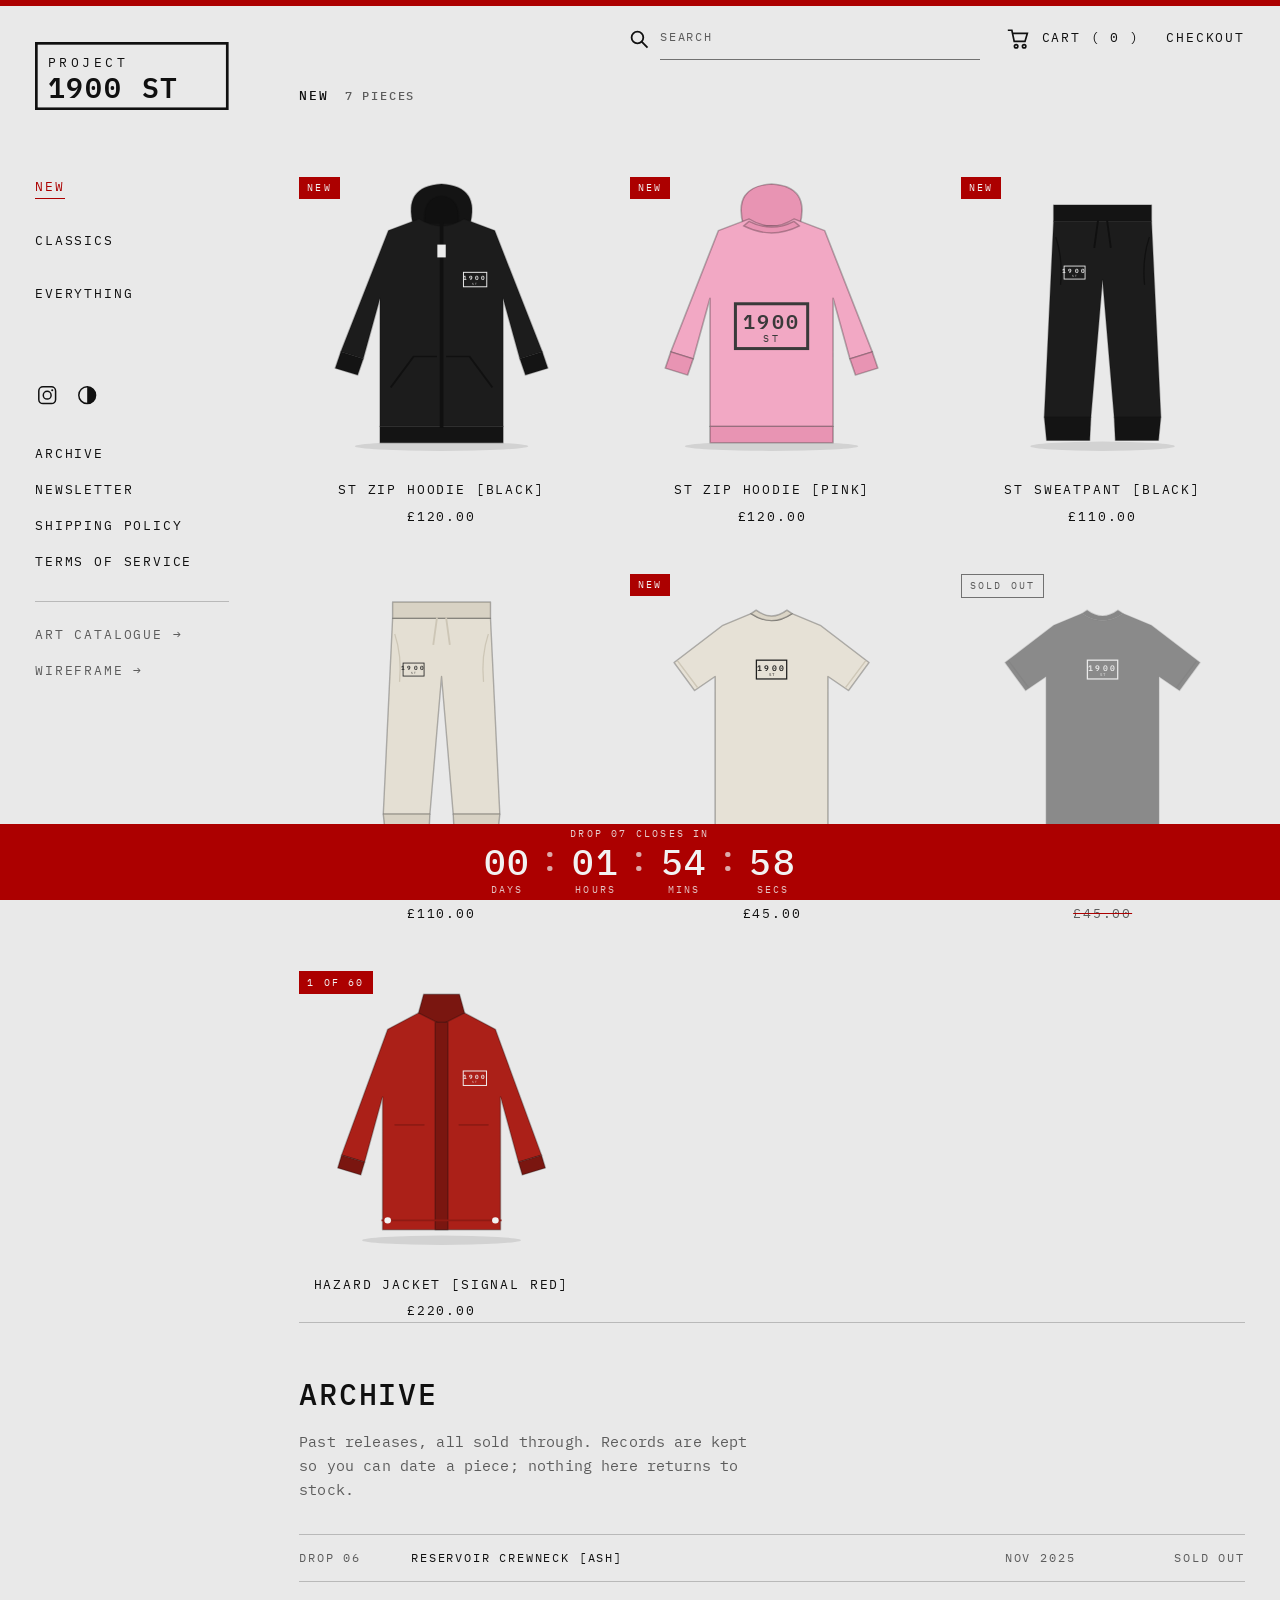
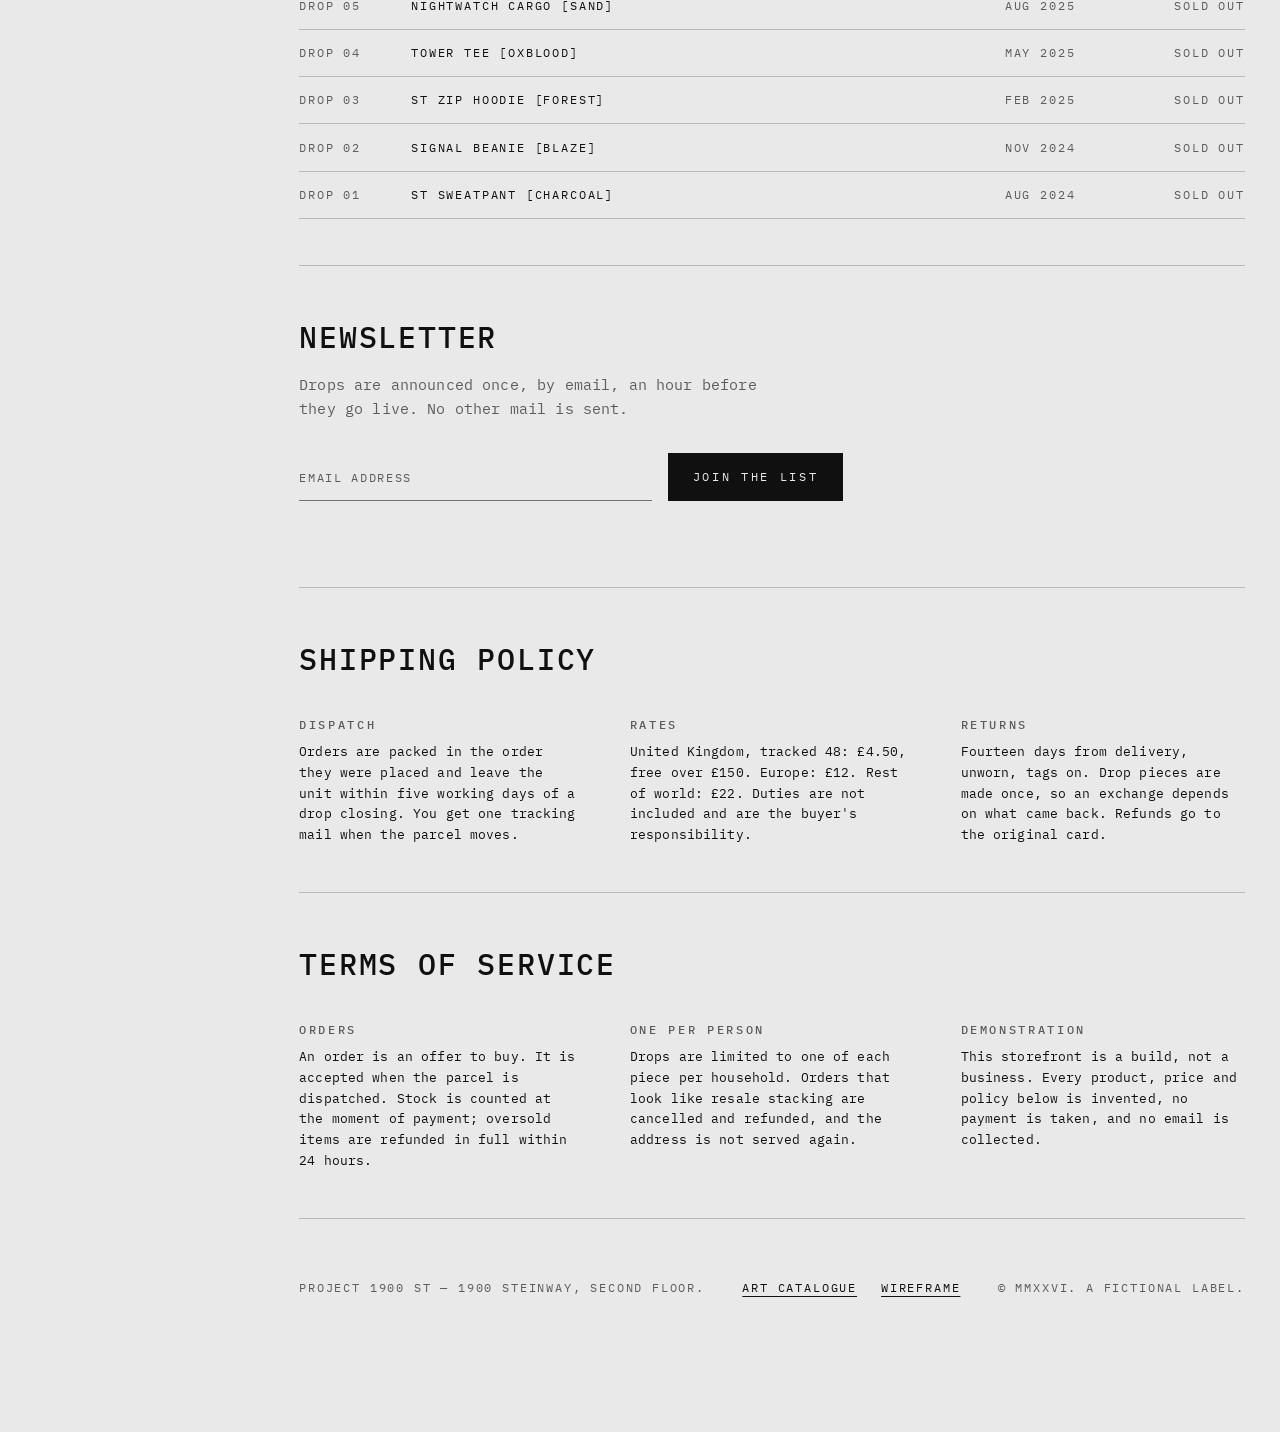
<file: index.html>
<!doctype html>
<html lang="en">
  <head>
    <meta charset="UTF-8" />
    <meta name="viewport" content="width=device-width, initial-scale=1" />
    <meta name="color-scheme" content="light dark" />
    <title>PROJECT 1900 ST</title>
    <meta
      name="description"
      content="PROJECT 1900 ST — garments and objects, released in drops. Next release counting down."
    />

    <link rel="preconnect" href="https://fonts.googleapis.com" />
    <link rel="preconnect" href="https://fonts.gstatic.com" crossorigin />
    <link
      rel="stylesheet"
      href="https://fonts.googleapis.com/css2?family=IBM+Plex+Mono:wght@400;500;600&amp;display=swap"
    />

    <link rel="stylesheet" href="styles/tokens.css?v=4" />
    <link rel="stylesheet" href="styles/base.css?v=4" />
    <link rel="stylesheet" href="styles/rail.css?v=4" />
    <link rel="stylesheet" href="styles/topbar.css?v=4" />
    <link rel="stylesheet" href="styles/shop.css?v=4" />
    <link rel="stylesheet" href="styles/pages.css?v=4" />
    <link rel="stylesheet" href="styles/panels.css?v=4" />
    <link rel="stylesheet" href="styles/drop.css?v=4" />
    <link rel="stylesheet" href="styles/motion.css?v=4" />

    <!-- Set the theme before first paint; theme.js takes over once loaded. -->
    <script>
      (function () {
        var theme = null;
        try { theme = localStorage.getItem("p1900.theme"); } catch (e) {}
        if (theme === "dark" || (!theme && matchMedia("(prefers-color-scheme: dark)").matches)) {
          document.documentElement.setAttribute("data-theme", "dark");
        }
      })();
    </script>
  </head>

  <body>
    <a class="skip-link" href="#shop">Skip to the shop</a>

    <div class="top-rule" aria-hidden="true"></div>

    <!-- ============================== TOP BAR ============================== -->
    <div class="topbar">
      <button class="rail-toggle" id="railToggle" aria-expanded="false" aria-controls="rail">
        <span aria-hidden="true">
          <svg viewBox="0 0 24 24" fill="none" stroke="currentColor" stroke-width="1.6">
            <path d="M3 7h18M3 12h18M3 17h18" stroke-linecap="square" />
          </svg>
        </span>
        Menu
      </button>

      <form class="search" id="searchForm" role="search">
        <label class="visually-hidden" for="searchInput">Search the shop</label>
        <button class="search-mark" id="searchToggle" type="button" aria-label="Search" aria-expanded="false" aria-controls="searchInput">
          <svg viewBox="0 0 24 24" fill="none" stroke="currentColor" stroke-width="2" aria-hidden="true">
            <circle cx="10.5" cy="10.5" r="6.5" />
            <path d="M15.5 15.5L21 21" stroke-linecap="square" />
          </svg>
        </button>
        <input id="searchInput" type="search" placeholder="Search" autocomplete="off" spellcheck="false" />
      </form>

      <button class="topbar-link cart-trigger" id="cartButton" aria-expanded="false" aria-controls="cartPanel">
        <span class="cart-mark" aria-hidden="true">
          <svg viewBox="0 0 24 24" fill="none" stroke="currentColor" stroke-width="1.6">
            <path d="M2.5 4h3l2.2 10.5h10.1L20 7H6.2" stroke-linecap="square" />
            <circle cx="9.5" cy="19" r="1.6" />
            <circle cx="17" cy="19" r="1.6" />
          </svg>
        </span>
        Cart (<span id="cartCount">0</span>)
      </button>

      <a class="topbar-link" href="#checkout" id="checkoutLink">Checkout</a>
    </div>

    <!-- =============================== RAIL =============================== -->
    <aside class="rail" id="rail" aria-label="Main">
      <a class="mark" href="#top" aria-label="PROJECT 1900 ST — home">
        <span class="mark-emblem" id="markEmblem" aria-hidden="true"></span>
        <span class="visually-hidden">PROJECT 1900 ST</span>
      </a>

      <nav class="rail-nav" aria-label="Collections">
        <button class="rail-link is-active" data-filter="new" aria-pressed="true">New</button>
        <button class="rail-link" data-filter="classics" aria-pressed="false">Classics</button>
        <button class="rail-link" data-filter="all" aria-pressed="false">Everything</button>
      </nav>

      <div class="rail-icons">
        <a class="icon-button" href="#newsletter" aria-label="Follow the label">
          <svg viewBox="0 0 24 24" fill="none" stroke="currentColor" stroke-width="1.6" aria-hidden="true">
            <rect x="3" y="3" width="18" height="18" rx="4.5" />
            <circle cx="12" cy="12" r="4.2" />
            <circle cx="17.4" cy="6.6" r="1.1" fill="currentColor" stroke="none" />
          </svg>
        </a>
        <button class="icon-button" id="themeToggle" aria-pressed="false" aria-label="Switch to dark theme">
          <svg viewBox="0 0 24 24" aria-hidden="true">
            <circle cx="12" cy="12" r="9" fill="none" stroke="currentColor" stroke-width="1.6" />
            <path d="M12 3a9 9 0 0 1 0 18z" fill="currentColor" />
          </svg>
        </button>
      </div>

      <nav class="rail-pages" aria-label="Information">
        <a href="#archive">Archive</a>
        <a href="#newsletter">Newsletter</a>
        <a href="#shipping">Shipping policy</a>
        <a href="#terms">Terms of service</a>
      </nav>

      <nav class="rail-pages rail-elsewhere" aria-label="Other projects">
        <a href="_catalogue/">Art catalogue &rarr;</a>
        <a href="_wireframe/">Wireframe &rarr;</a>
      </nav>
    </aside>

    <div class="rail-scrim" id="railScrim" hidden></div>

    <!-- =============================== MAIN =============================== -->
    <main class="main" id="top">
      <section class="shop" id="shop" aria-labelledby="shopHeading">
        <div class="shop-head">
          <h1 id="shopHeading" class="shop-title">
            <span id="collectionName">New</span>
            <span class="shop-tally"><span id="resultCount">0</span> pieces</span>
          </h1>
          <button class="text-link" id="clearSearch" hidden>Clear search</button>
        </div>

        <div class="product-grid" id="productGrid">
          <noscript>
            <p class="noscript-note">This shop draws its garments with JavaScript. Enable it to see the release.</p>
          </noscript>
        </div>

        <p class="empty-state" id="emptyState" hidden>
          Nothing in this release matches that.
          <button class="text-link" data-reset>Show everything</button>
        </p>
      </section>

      <!-- ============================= ARCHIVE ============================ -->
      <section class="page" id="archive" aria-labelledby="archiveHeading">
        <h2 id="archiveHeading">Archive</h2>
        <p class="page-lede">
          Past releases, all sold through. Records are kept so you can date a piece; nothing here
          returns to stock.
        </p>
        <ol class="archive-list">
          <li><span>Drop 06</span><span>Reservoir Crewneck [Ash]</span><span>Nov 2025</span><span>Sold out</span></li>
          <li><span>Drop 05</span><span>Nightwatch Cargo [Sand]</span><span>Aug 2025</span><span>Sold out</span></li>
          <li><span>Drop 04</span><span>Tower Tee [Oxblood]</span><span>May 2025</span><span>Sold out</span></li>
          <li><span>Drop 03</span><span>ST Zip Hoodie [Forest]</span><span>Feb 2025</span><span>Sold out</span></li>
          <li><span>Drop 02</span><span>Signal Beanie [Blaze]</span><span>Nov 2024</span><span>Sold out</span></li>
          <li><span>Drop 01</span><span>ST Sweatpant [Charcoal]</span><span>Aug 2024</span><span>Sold out</span></li>
        </ol>
      </section>

      <!-- =========================== NEWSLETTER =========================== -->
      <section class="page" id="newsletter" aria-labelledby="newsletterHeading">
        <h2 id="newsletterHeading">Newsletter</h2>
        <p class="page-lede">
          Drops are announced once, by email, an hour before they go live. No other mail is sent.
        </p>
        <form class="signup" id="signupForm" novalidate>
          <div class="field">
            <label class="visually-hidden" for="signupEmail">Email address</label>
            <input id="signupEmail" name="email" type="email" placeholder="Email address" autocomplete="email" required />
          </div>
          <button class="solid-button" type="submit">Join the list</button>
          <p class="form-status" id="signupStatus" role="status" aria-live="polite"></p>
        </form>
      </section>

      <!-- ============================ SHIPPING ============================ -->
      <section class="page" id="shipping" aria-labelledby="shippingHeading">
        <h2 id="shippingHeading">Shipping policy</h2>
        <div class="page-columns">
          <div>
            <h3>Dispatch</h3>
            <p>
              Orders are packed in the order they were placed and leave the unit within five working
              days of a drop closing. You get one tracking mail when the parcel moves.
            </p>
          </div>
          <div>
            <h3>Rates</h3>
            <p>
              United Kingdom, tracked 48: £4.50, free over £150. Europe: £12. Rest of world: £22.
              Duties are not included and are the buyer's responsibility.
            </p>
          </div>
          <div>
            <h3>Returns</h3>
            <p>
              Fourteen days from delivery, unworn, tags on. Drop pieces are made once, so an
              exchange depends on what came back. Refunds go to the original card.
            </p>
          </div>
        </div>
      </section>

      <!-- ============================== TERMS ============================= -->
      <section class="page" id="terms" aria-labelledby="termsHeading">
        <h2 id="termsHeading">Terms of service</h2>
        <div class="page-columns">
          <div>
            <h3>Orders</h3>
            <p>
              An order is an offer to buy. It is accepted when the parcel is dispatched. Stock is
              counted at the moment of payment; oversold items are refunded in full within 24 hours.
            </p>
          </div>
          <div>
            <h3>One per person</h3>
            <p>
              Drops are limited to one of each piece per household. Orders that look like resale
              stacking are cancelled and refunded, and the address is not served again.
            </p>
          </div>
          <div>
            <h3>Demonstration</h3>
            <p>
              This storefront is a build, not a business. Every product, price and policy below is
              invented, no payment is taken, and no email is collected.
            </p>
          </div>
        </div>
      </section>

      <footer class="foot" id="checkout">
        <p>PROJECT 1900 ST — 1900 Steinway, second floor.</p>
        <nav class="foot-links" aria-label="Other projects">
          <a href="_catalogue/">Art catalogue</a>
          <a href="_wireframe/">Wireframe</a>
        </nav>
        <p>&copy; MMXXVI. A fictional label.</p>
      </footer>
    </main>

    <!-- ============================ CART PANEL ============================ -->
    <aside class="cart" id="cartPanel" aria-hidden="true" aria-label="Your cart">
      <div class="panel-head">
        <span>Cart</span>
        <button class="text-link" id="closeCartButton">Close</button>
      </div>
      <p class="cart-empty" id="cartEmpty">Your cart is empty.</p>
      <ul class="cart-items" id="cartItems"></ul>
      <div class="cart-foot" id="cartFoot" hidden>
        <div class="cart-total"><span>Subtotal</span><span id="cartTotal">£0.00</span></div>
        <p class="cart-note">Shipping calculated at checkout. Drop closes when the timer ends.</p>
        <button class="solid-button" id="cartCheckout">Checkout</button>
        <button class="text-link" id="clearCart">Empty cart</button>
      </div>
    </aside>

    <div class="scrim" id="scrim" hidden></div>

    <!-- =========================== PRODUCT DIALOG ========================= -->
    <dialog class="product" id="productDialog" aria-labelledby="productTitle">
      <div class="product-inner">
        <button class="product-close" id="productClose" aria-label="Close">&#10005;</button>
        <div class="product-figure" id="productFigure"></div>
        <div class="product-body">
          <p class="product-drop" id="productDrop">Drop 07</p>
          <h2 class="product-name" id="productTitle">&mdash;</h2>
          <p class="product-price" id="productPrice">&mdash;</p>
          <p class="product-copy" id="productCopy"></p>

          <div class="size-block">
            <div class="size-head">
              <span id="sizeLabel">Size</span>
              <span class="size-note" id="sizeNote"></span>
            </div>
            <div class="size-set" id="sizeSet" role="group" aria-labelledby="sizeLabel"></div>
          </div>

          <dl class="product-spec" id="productSpec"></dl>

          <button class="solid-button product-add" id="productAdd">Add to cart</button>
          <div class="product-nav">
            <button class="text-link" id="productPrev">&larr; Previous</button>
            <button class="text-link" id="productNext">Next &rarr;</button>
          </div>
        </div>
      </div>
    </dialog>

    <!-- ============================= DROP BAR ============================= -->
    <div class="dropbar" id="dropbar">
      <p class="dropbar-label">Drop 07 closes in</p>
      <div class="clock" id="clock" role="timer" aria-live="off">
        <span class="unit"><b id="clockDays">00</b><i>Days</i></span>
        <span class="sep" aria-hidden="true">:</span>
        <span class="unit"><b id="clockHours">00</b><i>Hours</i></span>
        <span class="sep" aria-hidden="true">:</span>
        <span class="unit"><b id="clockMins">00</b><i>Mins</i></span>
        <span class="sep" aria-hidden="true">:</span>
        <span class="unit"><b id="clockSecs">00</b><i>Secs</i></span>
      </div>
      <p class="visually-hidden" id="clockText" role="status" aria-live="polite"></p>
    </div>

    <script src="js/products.js?v=4" defer></script>
    <script src="js/dom.js?v=4" defer></script>
    <script src="js/garments.js?v=4" defer></script>
    <script src="js/shop.js?v=4" defer></script>
    <script src="js/cart.js?v=4" defer></script>
    <script src="js/product.js?v=4" defer></script>
    <script src="js/panels.js?v=4" defer></script>
    <script src="js/theme.js?v=4" defer></script>
    <script src="js/countdown.js?v=4" defer></script>
    <script src="js/motion.js?v=4" defer></script>
    <script src="js/main.js?v=4" defer></script>
  </body>
</html>
</file>
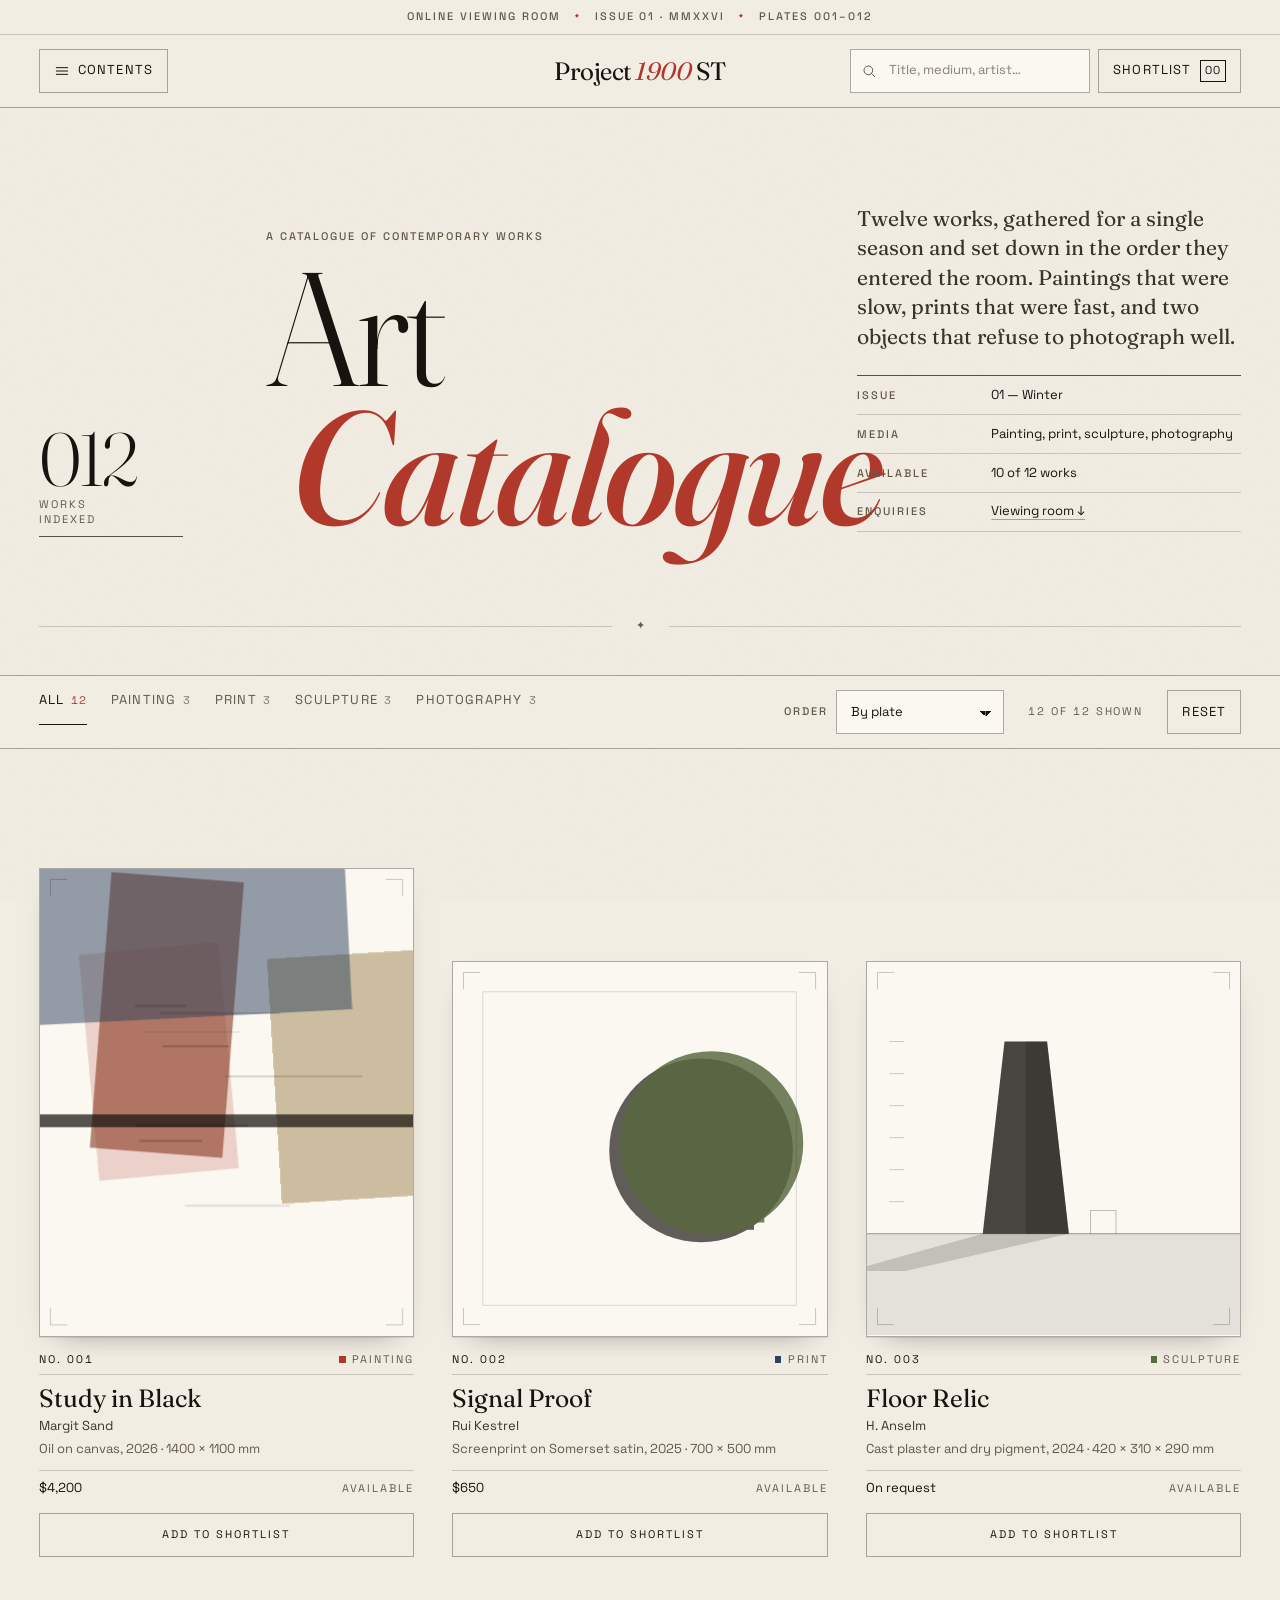
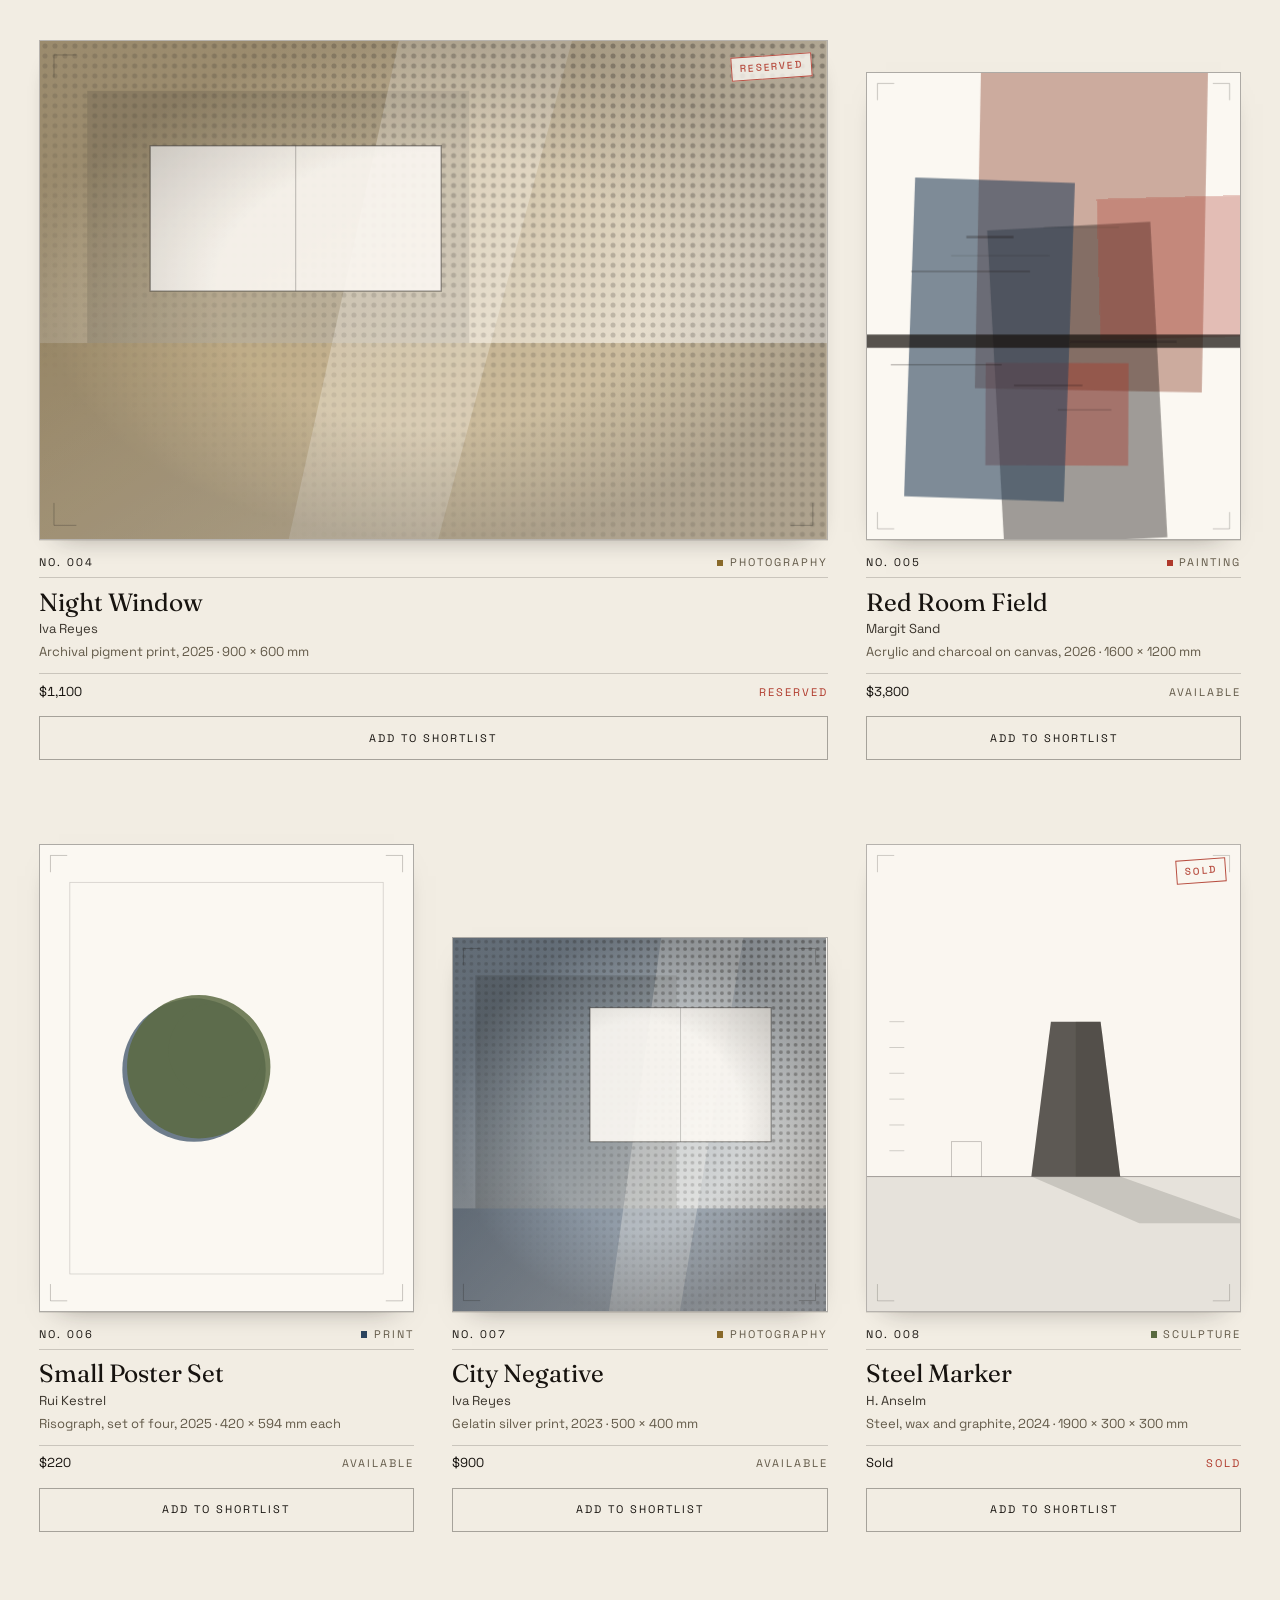
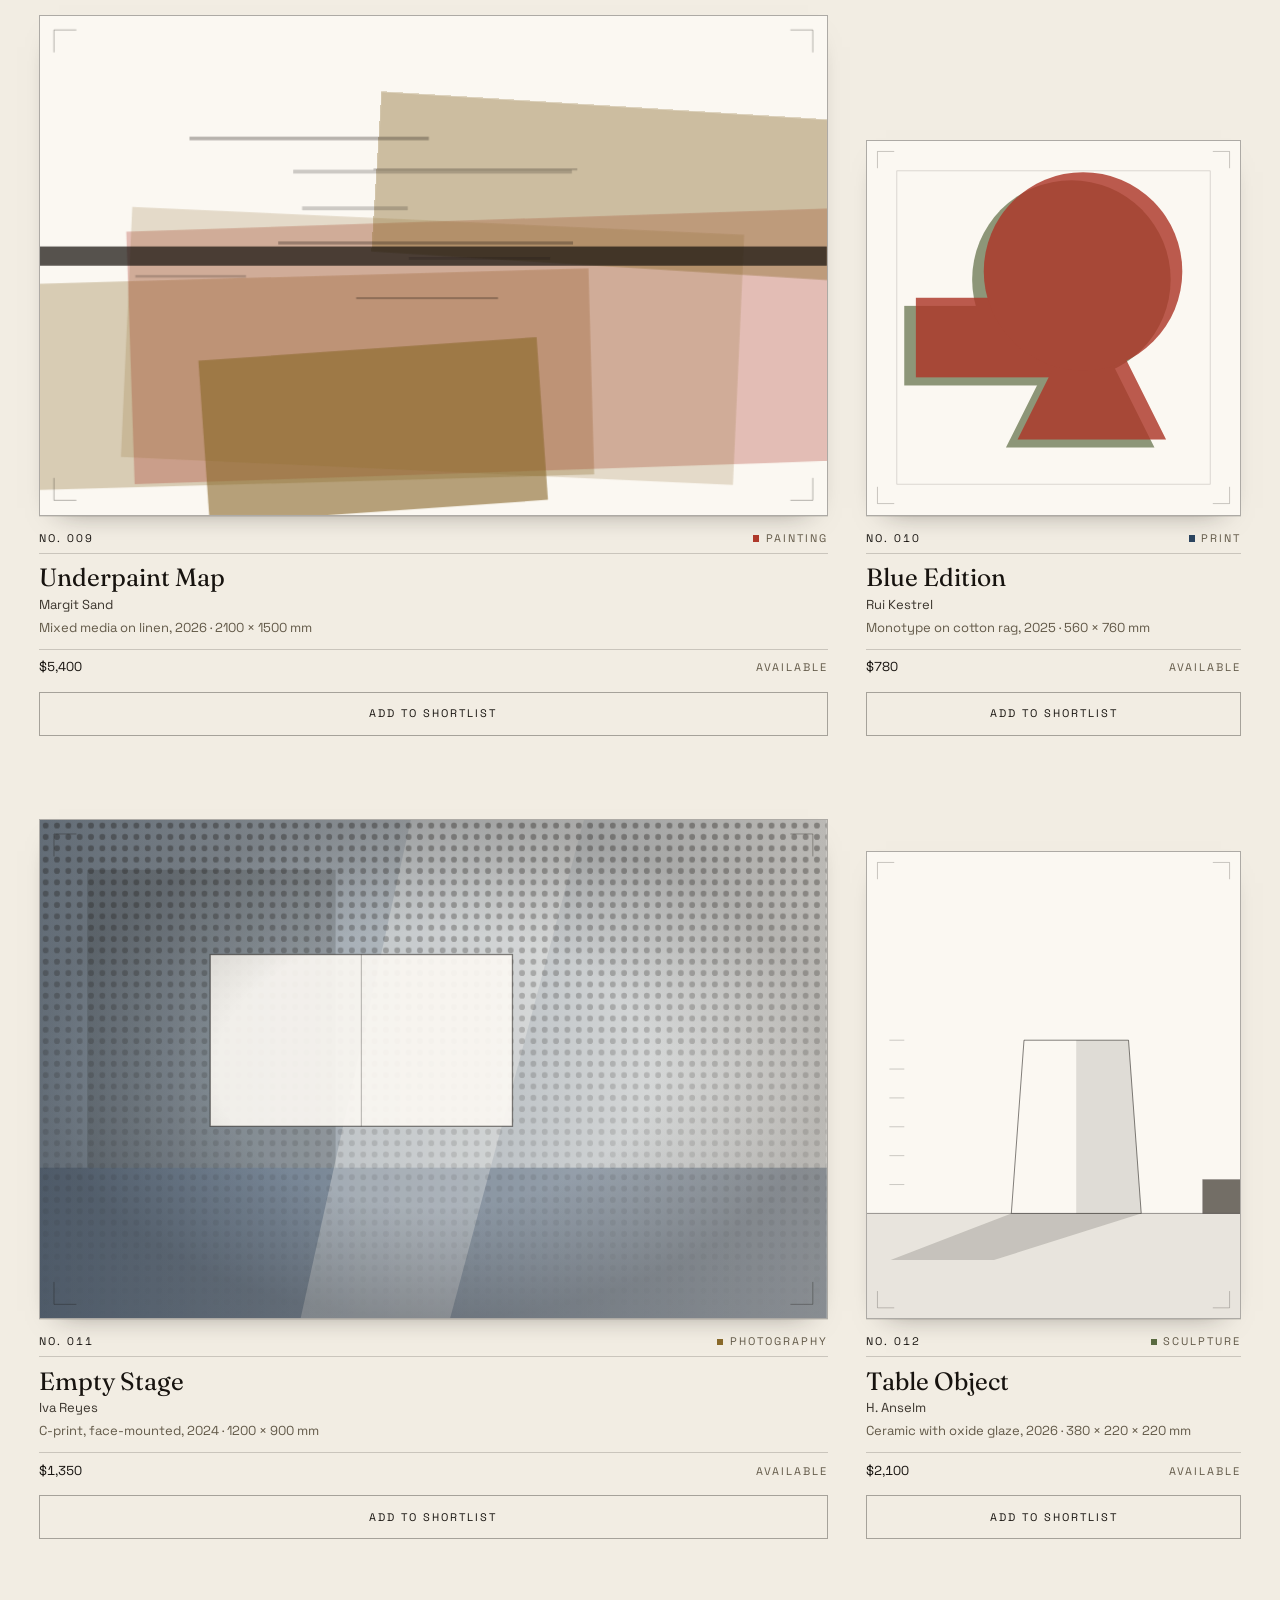
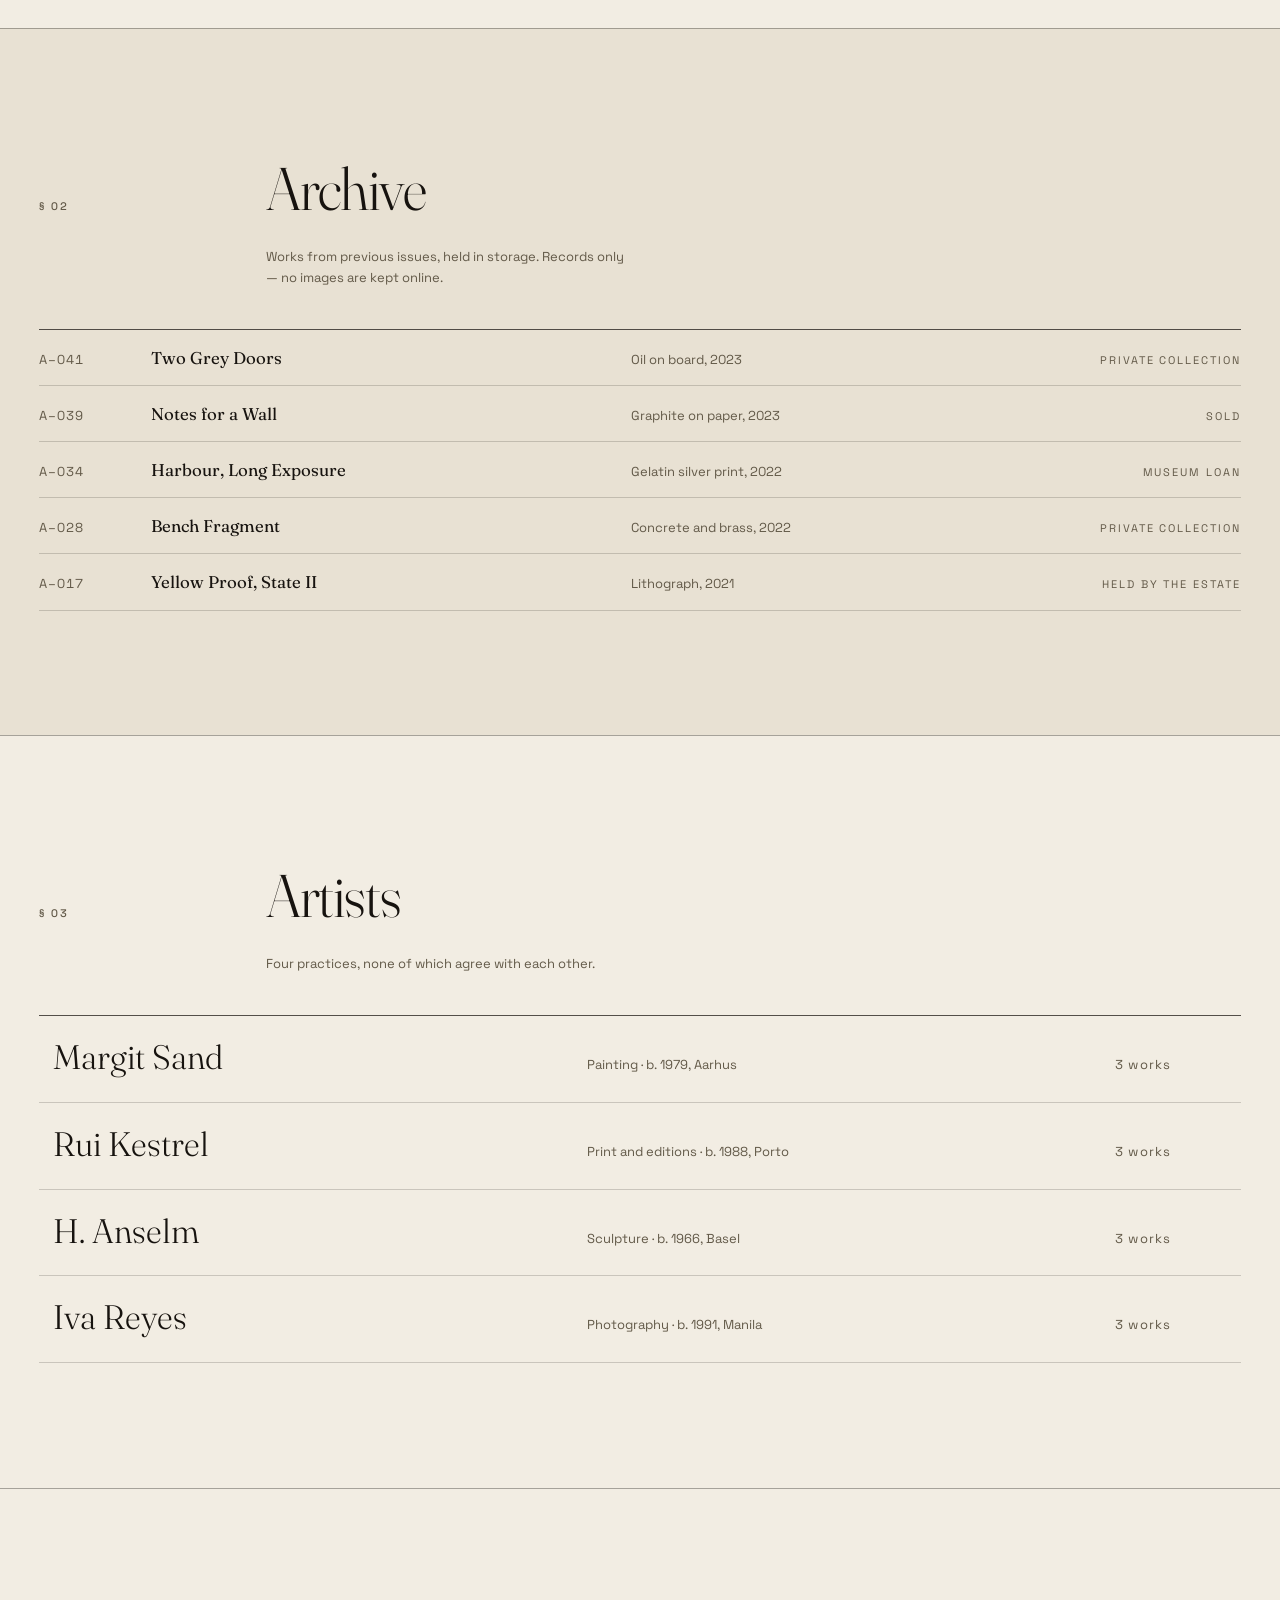
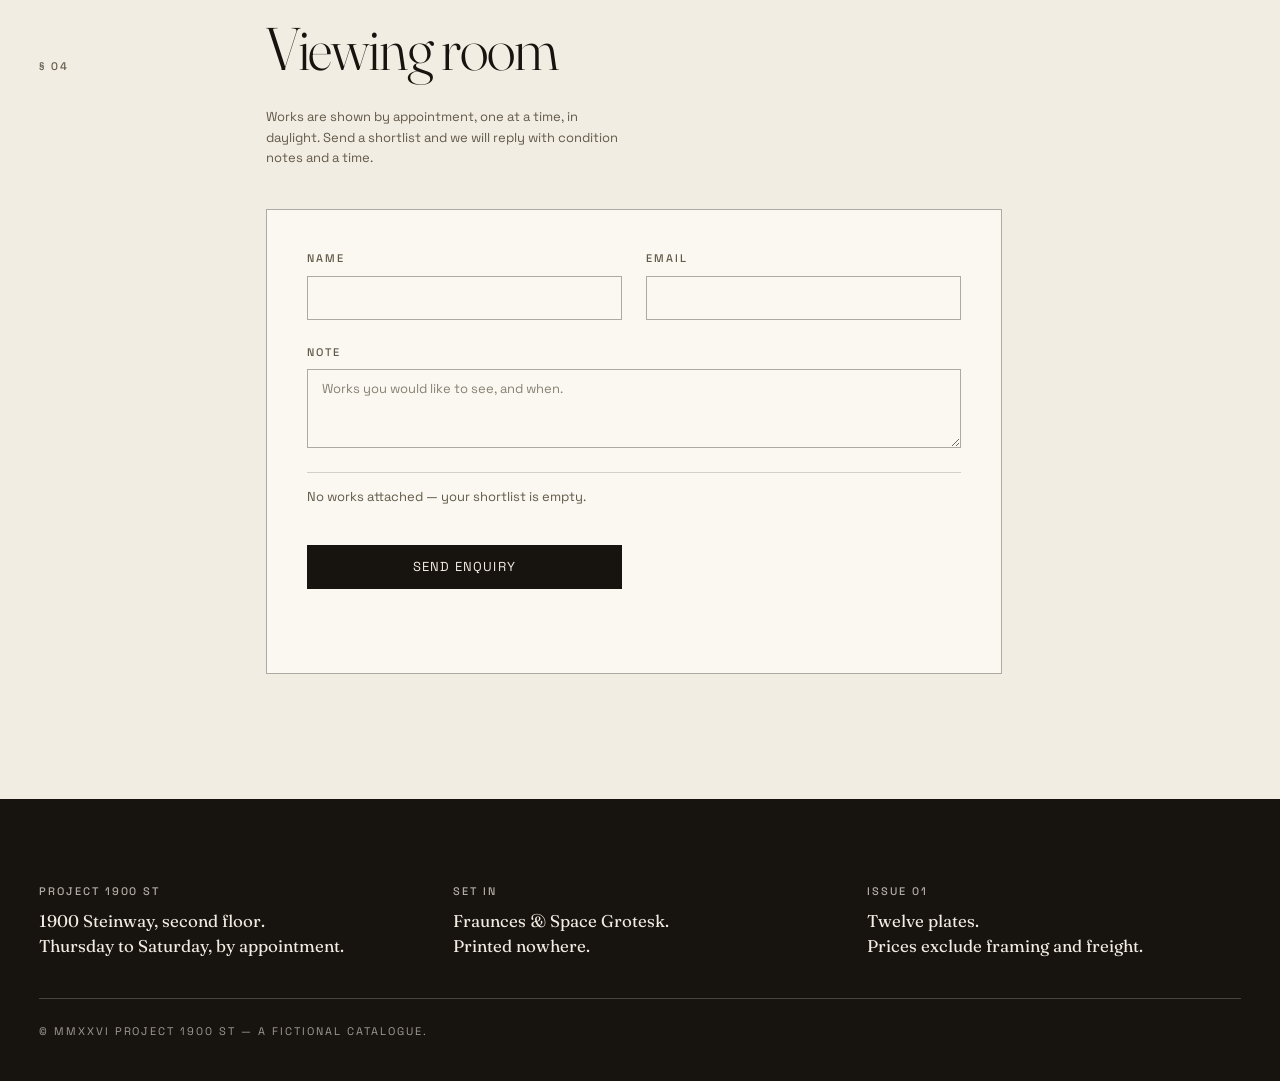
<file: _catalogue/index.html>
<!doctype html>
<html lang="en">
  <head>
    <meta charset="UTF-8" />
    <meta name="viewport" content="width=device-width, initial-scale=1" />
    <meta name="color-scheme" content="light" />
    <title>Project 1900 ST — Art Catalogue, Issue 01</title>
    <meta
      name="description"
      content="Project 1900 ST, Issue 01. An online viewing room of twelve contemporary works — painting, print, sculpture and photography — indexed as a printed catalogue."
    />

    <link rel="preconnect" href="https://fonts.googleapis.com" />
    <link rel="preconnect" href="https://fonts.gstatic.com" crossorigin />
    <link
      rel="stylesheet"
      href="https://fonts.googleapis.com/css2?family=Fraunces:ital,opsz,wght@0,9..144,300..900;1,9..144,300..900&amp;family=Space+Grotesk:wght@300..700&amp;display=swap"
    />

    <link rel="stylesheet" href="styles/tokens.css?v=2" />
    <link rel="stylesheet" href="styles/base.css?v=2" />
    <link rel="stylesheet" href="styles/masthead.css?v=2" />
    <link rel="stylesheet" href="styles/hero.css?v=2" />
    <link rel="stylesheet" href="styles/catalogue.css?v=2" />
    <link rel="stylesheet" href="styles/sections.css?v=2" />
    <link rel="stylesheet" href="styles/panels.css?v=2" />
    <link rel="stylesheet" href="styles/motion.css?v=2" />
  </head>

  <body>
    <a class="skip-link" href="#catalogue">Skip to the catalogue</a>

    <!-- ============================ MASTHEAD ============================ -->
    <header class="masthead">
      <div class="running-head">
        <span>Online Viewing Room</span>
        <span aria-hidden="true" class="rule-dot">&#9670;</span>
        <span>Issue 01 &middot; MMXXVI</span>
        <span aria-hidden="true" class="rule-dot">&#9670;</span>
        <span>Plates 001&ndash;012</span>
      </div>

      <div class="masthead-bar">
        <button class="ghost-button" id="menuButton" aria-expanded="false" aria-controls="drawer">
          <span class="button-mark" aria-hidden="true">
            <svg viewBox="0 0 24 24" fill="none" stroke="currentColor" stroke-width="1.5">
              <path d="M3.5 7h17M3.5 12h17M3.5 17h17" stroke-linecap="round" />
            </svg>
          </span>
          Contents
        </button>

        <a class="wordmark" href="#top">
          Project <span class="wordmark-figure">1900</span> ST
        </a>

        <div class="masthead-actions">
          <div class="search-field">
            <label class="visually-hidden" for="searchInput">Search the catalogue</label>
            <span class="search-icon" aria-hidden="true">
              <svg viewBox="0 0 24 24" fill="none" stroke="currentColor" stroke-width="1.5">
                <circle cx="11" cy="11" r="6.5" />
                <path d="M16 16l4.5 4.5" stroke-linecap="round" />
              </svg>
            </span>
            <input
              id="searchInput"
              type="search"
              placeholder="Title, medium, artist&hellip;"
              autocomplete="off"
              spellcheck="false"
            />
          </div>

          <button
            class="ghost-button shortlist-trigger"
            id="shortlistButton"
            aria-expanded="false"
            aria-controls="shortlistPanel"
          >
            Shortlist <span class="tally" id="shortlistCount">00</span>
          </button>
        </div>
      </div>
    </header>

    <main id="top">
      <!-- ============================= HERO ============================= -->
      <section class="colophon" aria-labelledby="pageTitle">
        <div class="colophon-index" aria-hidden="true">
          <span class="index-figure">012</span>
          <span class="index-label">works<br />indexed</span>
        </div>

        <div class="colophon-title">
          <p class="kicker">A catalogue of contemporary works</p>
          <h1 id="pageTitle">
            <span class="title-roman">Art</span>
            <span class="title-italic">Catalogue</span>
          </h1>
        </div>

        <div class="colophon-spec">
          <p class="lede">
            Twelve works, gathered for a single season and set down in the order they entered the
            room. Paintings that were slow, prints that were fast, and two objects that refuse to
            photograph well.
          </p>
          <dl class="spec-list">
            <div><dt>Issue</dt><dd>01 &mdash; Winter</dd></div>
            <div><dt>Media</dt><dd>Painting, print, sculpture, photography</dd></div>
            <div><dt>Available</dt><dd>10 of 12 works</dd></div>
            <div><dt>Enquiries</dt><dd><a href="#visit">Viewing room &darr;</a></dd></div>
          </dl>
        </div>
      </section>

      <div class="ornament" aria-hidden="true">
        <span class="ornament-rule"></span>
        <span class="ornament-mark">&#10022;</span>
        <span class="ornament-rule"></span>
      </div>

      <!-- ========================= CONTENTS BAR ========================= -->
      <section class="contents-bar" id="contents" aria-label="Filter the catalogue">
        <div class="filter-set" role="group" aria-label="Filter by medium">
          <button class="filter is-active" data-filter="all" aria-pressed="true">
            All <span class="filter-count" data-count-for="all">12</span>
          </button>
          <button class="filter" data-filter="painting" aria-pressed="false">
            Painting <span class="filter-count" data-count-for="painting">3</span>
          </button>
          <button class="filter" data-filter="print" aria-pressed="false">
            Print <span class="filter-count" data-count-for="print">3</span>
          </button>
          <button class="filter" data-filter="sculpture" aria-pressed="false">
            Sculpture <span class="filter-count" data-count-for="sculpture">3</span>
          </button>
          <button class="filter" data-filter="photo" aria-pressed="false">
            Photography <span class="filter-count" data-count-for="photo">3</span>
          </button>
        </div>

        <div class="contents-tools">
          <div class="sort-field">
            <label for="sortSelect">Order</label>
            <select id="sortSelect">
              <option value="plate">By plate</option>
              <option value="price-asc">Price, low to high</option>
              <option value="price-desc">Price, high to low</option>
              <option value="title">Title, A&ndash;Z</option>
            </select>
          </div>
          <p class="result-tally" role="status" aria-live="polite">
            <span id="resultCount">12</span> <span class="tally-of">of 12 shown</span>
          </p>
          <button class="ghost-button" id="resetButton">Reset</button>
        </div>
      </section>

      <!-- =========================== CATALOGUE ========================== -->
      <section class="catalogue" id="catalogue" aria-labelledby="catalogueHeading">
        <h2 class="visually-hidden" id="catalogueHeading">Works in this issue</h2>

        <div class="plate-grid" id="plateGrid">
          <noscript>
            <p class="noscript-note">
              This catalogue draws its plates with JavaScript. Enable it to see the works.
            </p>
          </noscript>
        </div>

        <p class="empty-state" id="emptyState" hidden>
          <span class="empty-mark" aria-hidden="true">&#10005;</span>
          No plate in this issue matches that.
          <button class="link-button" data-reset>Clear the filters</button>
        </p>
      </section>

      <!-- ============================ ARCHIVE =========================== -->
      <section class="archive" id="archive" aria-labelledby="archiveHeading">
        <header class="section-head">
          <p class="section-mark">&sect; 02</p>
          <h2 id="archiveHeading">Archive</h2>
          <p class="section-note">
            Works from previous issues, held in storage. Records only &mdash; no images are kept
            online.
          </p>
        </header>

        <ol class="archive-list">
          <li>
            <span class="archive-no">A&ndash;041</span>
            <span class="archive-title">Two Grey Doors</span>
            <span class="archive-meta">Oil on board, 2023</span>
            <span class="archive-state">Private collection</span>
          </li>
          <li>
            <span class="archive-no">A&ndash;039</span>
            <span class="archive-title">Notes for a Wall</span>
            <span class="archive-meta">Graphite on paper, 2023</span>
            <span class="archive-state">Sold</span>
          </li>
          <li>
            <span class="archive-no">A&ndash;034</span>
            <span class="archive-title">Harbour, Long Exposure</span>
            <span class="archive-meta">Gelatin silver print, 2022</span>
            <span class="archive-state">Museum loan</span>
          </li>
          <li>
            <span class="archive-no">A&ndash;028</span>
            <span class="archive-title">Bench Fragment</span>
            <span class="archive-meta">Concrete and brass, 2022</span>
            <span class="archive-state">Private collection</span>
          </li>
          <li>
            <span class="archive-no">A&ndash;017</span>
            <span class="archive-title">Yellow Proof, State II</span>
            <span class="archive-meta">Lithograph, 2021</span>
            <span class="archive-state">Held by the estate</span>
          </li>
        </ol>
      </section>

      <!-- ============================ ARTISTS =========================== -->
      <section class="artists" id="artists" aria-labelledby="artistsHeading">
        <header class="section-head">
          <p class="section-mark">&sect; 03</p>
          <h2 id="artistsHeading">Artists</h2>
          <p class="section-note">Four practices, none of which agree with each other.</p>
        </header>

        <ul class="artist-index">
          <li>
            <button class="artist-row" data-artist="Margit Sand">
              <span class="artist-name">Margit Sand</span>
              <span class="artist-note">Painting &middot; b. 1979, Aarhus</span>
              <span class="artist-count">3 works</span>
              <span class="artist-arrow" aria-hidden="true">&rarr;</span>
            </button>
          </li>
          <li>
            <button class="artist-row" data-artist="Rui Kestrel">
              <span class="artist-name">Rui Kestrel</span>
              <span class="artist-note">Print and editions &middot; b. 1988, Porto</span>
              <span class="artist-count">3 works</span>
              <span class="artist-arrow" aria-hidden="true">&rarr;</span>
            </button>
          </li>
          <li>
            <button class="artist-row" data-artist="H. Anselm">
              <span class="artist-name">H. Anselm</span>
              <span class="artist-note">Sculpture &middot; b. 1966, Basel</span>
              <span class="artist-count">3 works</span>
              <span class="artist-arrow" aria-hidden="true">&rarr;</span>
            </button>
          </li>
          <li>
            <button class="artist-row" data-artist="Iva Reyes">
              <span class="artist-name">Iva Reyes</span>
              <span class="artist-note">Photography &middot; b. 1991, Manila</span>
              <span class="artist-count">3 works</span>
              <span class="artist-arrow" aria-hidden="true">&rarr;</span>
            </button>
          </li>
        </ul>
      </section>

      <!-- ========================== VIEWING ROOM ======================== -->
      <section class="viewing-room" id="visit" aria-labelledby="visitHeading">
        <header class="section-head">
          <p class="section-mark">&sect; 04</p>
          <h2 id="visitHeading">Viewing room</h2>
          <p class="section-note">
            Works are shown by appointment, one at a time, in daylight. Send a shortlist and we will
            reply with condition notes and a time.
          </p>
        </header>

        <form class="enquiry" id="enquiryForm" novalidate>
          <div class="field">
            <label for="enquiryName">Name</label>
            <input id="enquiryName" name="name" type="text" autocomplete="name" required />
          </div>
          <div class="field">
            <label for="enquiryEmail">Email</label>
            <input id="enquiryEmail" name="email" type="email" autocomplete="email" required />
          </div>
          <div class="field field-wide">
            <label for="enquiryNote">Note</label>
            <textarea
              id="enquiryNote"
              name="note"
              rows="3"
              placeholder="Works you would like to see, and when."
            ></textarea>
          </div>
          <p class="enquiry-attached" id="enquiryAttached">
            No works attached &mdash; your shortlist is empty.
          </p>
          <button class="solid-button" type="submit">Send enquiry</button>
          <p class="form-status" id="formStatus" role="status" aria-live="polite"></p>
        </form>
      </section>
    </main>

    <!-- ============================ COLOPHON ============================ -->
    <footer class="footer">
      <div class="footer-grid">
        <div>
          <p class="footer-mark">Project 1900 ST</p>
          <p class="footer-note">
            1900 Steinway, second floor.<br />
            Thursday to Saturday, by appointment.
          </p>
        </div>
        <div>
          <p class="footer-mark">Set in</p>
          <p class="footer-note">Fraunces &amp; Space Grotesk.<br />Printed nowhere.</p>
        </div>
        <div>
          <p class="footer-mark">Issue 01</p>
          <p class="footer-note">Twelve plates.<br />Prices exclude framing and freight.</p>
        </div>
      </div>
      <p class="footer-baseline">&copy; MMXXVI Project 1900 ST &mdash; a fictional catalogue.</p>
    </footer>

    <!-- ========================= CONTENTS DRAWER ======================== -->
    <aside class="drawer panel" id="drawer" aria-hidden="true" aria-label="Catalogue contents">
      <div class="panel-head">
        <span class="panel-title">Contents</span>
        <button class="ghost-button" id="closeMenuButton">Close</button>
      </div>
      <nav class="drawer-nav">
        <a href="#catalogue" data-nav><span class="nav-no">01</span> Featured works</a>
        <a href="#catalogue" data-nav data-apply-filter="print"
          ><span class="nav-no">02</span> Limited editions</a
        >
        <a href="#archive" data-nav><span class="nav-no">03</span> Archive</a>
        <a href="#artists" data-nav><span class="nav-no">04</span> Artists</a>
        <a href="#visit" data-nav><span class="nav-no">05</span> Viewing room</a>
      </nav>
      <p class="drawer-foot">Everything here is fictional, including the prices.</p>
    </aside>

    <!-- ========================= SHORTLIST DRAWER ======================= -->
    <aside class="shortlist panel" id="shortlistPanel" aria-hidden="true" aria-label="Your shortlist">
      <div class="panel-head">
        <span class="panel-title">Your shortlist</span>
        <button class="ghost-button" id="closeShortlistButton">Close</button>
      </div>
      <p class="shortlist-empty" id="shortlistEmpty">
        Nothing selected yet. Add a plate and it will be held here.
      </p>
      <ul class="shortlist-items" id="shortlistItems"></ul>
      <div class="shortlist-foot" id="shortlistFoot" hidden>
        <div class="shortlist-total">
          <span>Indicative total</span>
          <span id="shortlistTotal">&mdash;</span>
        </div>
        <a class="solid-button" href="#visit" data-close-shortlist>Send to viewing room</a>
        <button class="link-button" id="clearShortlist">Clear shortlist</button>
      </div>
    </aside>

    <div class="scrim" id="scrim" hidden></div>

    <!-- =========================== ENTRY DIALOG ========================= -->
    <dialog class="entry" id="entryDialog" aria-labelledby="entryTitle">
      <article class="entry-inner">
        <button class="entry-close" id="entryClose" aria-label="Close entry">&#10005;</button>
        <div class="entry-plate" id="entryPlate"></div>
        <div class="entry-body">
          <p class="entry-no" id="entryNo">No. 000</p>
          <h2 class="entry-title" id="entryTitle">&mdash;</h2>
          <p class="entry-artist" id="entryArtist">&mdash;</p>
          <dl class="entry-spec" id="entrySpec"></dl>
          <p class="entry-note" id="entryNote"></p>
          <div class="entry-foot">
            <span class="entry-price" id="entryPrice">&mdash;</span>
            <button class="solid-button" id="entryShortlist">Add to shortlist</button>
          </div>
          <div class="entry-nav">
            <button class="link-button" id="entryPrev">&larr; Previous plate</button>
            <button class="link-button" id="entryNext">Next plate &rarr;</button>
          </div>
        </div>
      </article>
    </dialog>

    <script src="js/works.js?v=2" defer></script>
    <script src="js/plates.js?v=2" defer></script>
    <script src="js/catalogue.js?v=2" defer></script>
    <script src="js/shortlist.js?v=2" defer></script>
    <script src="js/entry.js?v=2" defer></script>
    <script src="js/panels.js?v=2" defer></script>
    <script src="js/motion.js?v=2" defer></script>
    <script src="js/main.js?v=2" defer></script>
  </body>
</html>
</file>
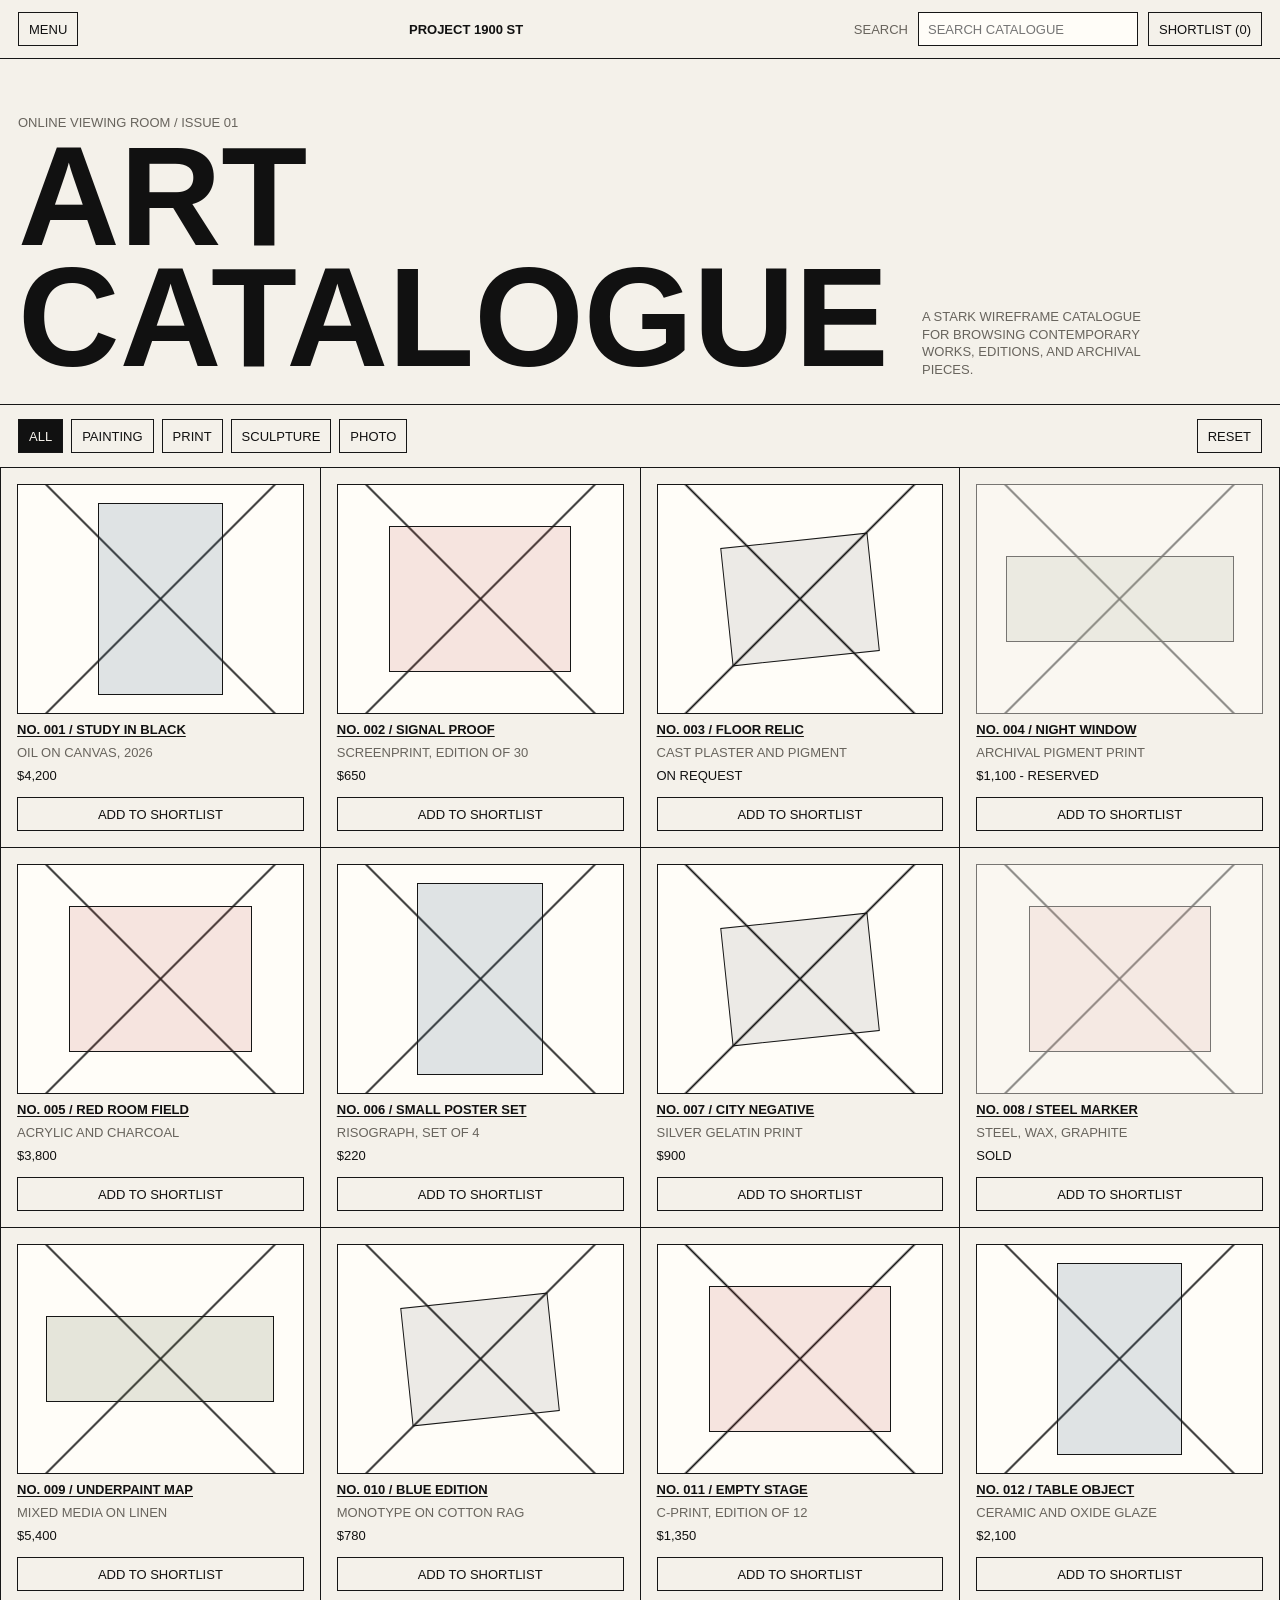
<file: _wireframe/index.html>
<!doctype html>
<html lang="en">
  <head>
    <meta charset="UTF-8" />
    <meta name="viewport" content="width=device-width, initial-scale=1.0" />
    <title>PROJECT 1900 ST | Art Catalogue Wireframe</title>
    <link rel="stylesheet" href="styles.css?v=2" />
  </head>
  <body>
    <header class="site-header">
      <button class="text-button" id="menuButton" aria-expanded="false" aria-controls="drawer">Menu</button>
      <a class="brand" href="#" aria-label="Project 1900 ST home">PROJECT 1900 ST</a>
      <div class="header-actions">
        <label class="search-label" for="searchInput">Search</label>
        <input id="searchInput" type="search" placeholder="Search catalogue" autocomplete="off" />
        <button class="text-button" id="shortlistButton" aria-expanded="false" aria-controls="shortlistPanel">
          Shortlist <span id="shortlistCount">(0)</span>
        </button>
      </div>
    </header>

    <aside class="drawer" id="drawer" aria-hidden="true">
      <div class="drawer-head">
        <span>Catalogue</span>
        <button class="text-button" id="closeMenuButton">Close</button>
      </div>
      <nav aria-label="Catalogue sections">
        <a href="#featured">Featured Works</a>
        <a href="#editions">Limited Editions</a>
        <a href="#archive">Archive</a>
        <a href="#artists">Artists</a>
        <a href="#visit">Viewing Room</a>
      </nav>
    </aside>

    <main>
      <section class="hero" aria-labelledby="pageTitle">
        <div>
          <p class="kicker">Online Viewing Room / Issue 01</p>
          <h1 id="pageTitle">Art Catalogue</h1>
        </div>
        <p class="hero-copy">
          A stark wireframe catalogue for browsing contemporary works, editions, and archival pieces.
        </p>
      </section>

      <section class="toolbar" aria-label="Catalogue filters">
        <div class="filter-group" role="tablist" aria-label="Medium">
          <button class="filter active" data-filter="all" role="tab" aria-selected="true">All</button>
          <button class="filter" data-filter="painting" role="tab" aria-selected="false">Painting</button>
          <button class="filter" data-filter="print" role="tab" aria-selected="false">Print</button>
          <button class="filter" data-filter="sculpture" role="tab" aria-selected="false">Sculpture</button>
          <button class="filter" data-filter="photo" role="tab" aria-selected="false">Photo</button>
        </div>
        <button class="text-button" id="resetButton">Reset</button>
      </section>

      <section class="catalogue-grid" id="featured" aria-label="Artworks">
        <article class="art-card" data-category="painting">
          <div class="art-image tall"></div>
          <a href="#">NO. 001 / STUDY IN BLACK</a>
          <p>Oil on canvas, 2026</p>
          <span>$4,200</span>
        </article>
        <article class="art-card" data-category="print">
          <div class="art-image"></div>
          <a href="#">NO. 002 / SIGNAL PROOF</a>
          <p>Screenprint, edition of 30</p>
          <span>$650</span>
        </article>
        <article class="art-card" data-category="sculpture">
          <div class="art-image block"></div>
          <a href="#">NO. 003 / FLOOR RELIC</a>
          <p>Cast plaster and pigment</p>
          <span>On request</span>
        </article>
        <article class="art-card sold" data-category="photo">
          <div class="art-image wide"></div>
          <a href="#">NO. 004 / NIGHT WINDOW</a>
          <p>Archival pigment print</p>
          <span>$1,100 - Reserved</span>
        </article>
        <article class="art-card" data-category="painting">
          <div class="art-image"></div>
          <a href="#">NO. 005 / RED ROOM FIELD</a>
          <p>Acrylic and charcoal</p>
          <span>$3,800</span>
        </article>
        <article class="art-card" data-category="print">
          <div class="art-image tall"></div>
          <a href="#">NO. 006 / SMALL POSTER SET</a>
          <p>Risograph, set of 4</p>
          <span>$220</span>
        </article>
        <article class="art-card" data-category="photo">
          <div class="art-image block"></div>
          <a href="#">NO. 007 / CITY NEGATIVE</a>
          <p>Silver gelatin print</p>
          <span>$900</span>
        </article>
        <article class="art-card sold" data-category="sculpture">
          <div class="art-image"></div>
          <a href="#">NO. 008 / STEEL MARKER</a>
          <p>Steel, wax, graphite</p>
          <span>Sold</span>
        </article>
        <article class="art-card" data-category="painting">
          <div class="art-image wide"></div>
          <a href="#">NO. 009 / UNDERPAINT MAP</a>
          <p>Mixed media on linen</p>
          <span>$5,400</span>
        </article>
        <article class="art-card" data-category="print">
          <div class="art-image block"></div>
          <a href="#">NO. 010 / BLUE EDITION</a>
          <p>Monotype on cotton rag</p>
          <span>$780</span>
        </article>
        <article class="art-card" data-category="photo">
          <div class="art-image"></div>
          <a href="#">NO. 011 / EMPTY STAGE</a>
          <p>C-print, edition of 12</p>
          <span>$1,350</span>
        </article>
        <article class="art-card" data-category="sculpture">
          <div class="art-image tall"></div>
          <a href="#">NO. 012 / TABLE OBJECT</a>
          <p>Ceramic and oxide glaze</p>
          <span>$2,100</span>
        </article>
      </section>
    </main>

    <aside class="shortlist" id="shortlistPanel" aria-hidden="true">
      <div class="drawer-head">
        <span>Your Shortlist</span>
        <button class="text-button" id="closeShortlistButton">Close</button>
      </div>
      <div class="shortlist-empty" id="shortlistEmpty">No works selected</div>
      <ul id="shortlistItems"></ul>
    </aside>

    <template id="artActionsTemplate">
      <button class="select-work" type="button">Add to shortlist</button>
    </template>

    <script src="script.js?v=2"></script>
  </body>
</html>
</file>
<file: styles/tokens.css>
/* ==========================================================================
   Design tokens — PROJECT 1900 ST storefront
   Utility-brutalist: flat ground, one monospace, one alarm red, no chrome.
   Every colour and measure lives here; nothing downstream hardcodes a value.
   ========================================================================== */

:root {
  /* --- Ground and ink (light) ------------------------------------------- */
  --ground: #e9e9e9;
  --ground-raised: #f2f2f2;
  --ink: #101010;
  --ink-mute: #5c5c5c; /* 6.1:1 on --ground */
  --rule: rgba(16, 16, 16, 0.22);
  --rule-firm: rgba(16, 16, 16, 0.55);

  /* --- The one accent: drop-alarm red ----------------------------------- */
  --alert: #ac0000;
  --alert-ink: #f2f2f2;

  /* --- Garment rendering ------------------------------------------------ */
  --garment-edge: rgba(16, 16, 16, 0.28);
  --garment-shadow: rgba(16, 16, 16, 0.1);

  /* --- Type ------------------------------------------------------------- */
  --font: "IBM Plex Mono", ui-monospace, "SFMono-Regular", Menlo, Consolas, monospace;

  --t-micro: 0.625rem; /* 10px — clock units, badges */
  --t-small: 0.75rem; /* 12px */
  --t-base: 0.8125rem; /* 13px — the shop runs at this size */
  --t-lede: 0.9375rem;
  --t-title: clamp(1.25rem, 1rem + 1.1vw, 2rem);
  --t-clock: clamp(1.5rem, 1.1rem + 1.6vw, 2.25rem);

  --track: 0.14em;
  --track-wide: 0.22em;

  /* --- Measures ---------------------------------------------------------- */
  --rail-w: 16.5rem;
  --pad: clamp(1.25rem, 0.6rem + 2vw, 3.75rem);
  --gap: clamp(1.5rem, 0.5rem + 3vw, 4rem);
  --dropbar-h: 4.75rem;
  --topbar-h: 4rem;

  /* --- Motion ------------------------------------------------------------ */
  --fast: 140ms;
  --mid: 260ms;
  --slow: 520ms;
  --ease: cubic-bezier(0.2, 0.8, 0.2, 1);

  /* --- Layering ---------------------------------------------------------- */
  --z-rail: 20;
  --z-topbar: 25;
  --z-scrim: 30;
  --z-panel: 40;
  --z-drop: 45;
  --z-dialog: 50;
}

/* --- Dark ---------------------------------------------------------------- */

:root[data-theme="dark"] {
  --ground: #111111;
  --ground-raised: #1b1b1b;
  --ink: #ededed;
  --ink-mute: #9d9d9d; /* 6.4:1 on --ground */
  --rule: rgba(237, 237, 237, 0.24);
  --rule-firm: rgba(237, 237, 237, 0.6);

  --alert: #d10000;
  --alert-ink: #ffffff;

  --garment-edge: rgba(237, 237, 237, 0.42);
  --garment-shadow: rgba(0, 0, 0, 0.45);
}

@media (prefers-reduced-data: reduce) {
  :root {
    --slow: 0ms;
  }
}
</file>
<file: styles/base.css>
/* ==========================================================================
   Base — reset, page ground, shared controls, utilities
   ========================================================================== */

*,
*::before,
*::after {
  box-sizing: border-box;
}

html {
  -webkit-text-size-adjust: 100%;
  scroll-behavior: smooth;
  scroll-padding-top: 6rem;
}

body {
  margin: 0;
  padding-top: 0.4rem; /* clears the fixed top rule */
  background-color: var(--ground);
  color: var(--ink);
  font-family: var(--font);
  font-size: var(--t-base);
  font-weight: 400;
  line-height: 1.6;
  letter-spacing: var(--track);
  text-transform: uppercase;
  overflow-x: hidden;
  transition:
    background-color var(--mid) var(--ease),
    color var(--mid) var(--ease);
}

/* The thin alarm stripe pinned across the top of every page. */
.top-rule {
  position: fixed;
  inset: 0 0 auto 0;
  z-index: var(--z-dialog);
  height: 0.4rem;
  background-color: var(--alert);
}

h1,
h2,
h3 {
  margin: 0;
  font-size: inherit;
  font-weight: 500;
  letter-spacing: var(--track);
}

p {
  margin: 0;
}

/* Long-form copy drops the shouting; only labels stay uppercase. */
.page-lede,
.page p,
.product-copy,
.cart-note {
  text-transform: none;
  letter-spacing: 0.01em;
}

a {
  color: inherit;
  text-decoration: none;
}

button,
input,
select {
  font: inherit;
  letter-spacing: inherit;
  text-transform: inherit;
  color: inherit;
}

button {
  cursor: pointer;
}

/* Components set display: flex/grid, which otherwise wins over the UA's
   [hidden] { display: none } and leaves hidden elements on screen. */
[hidden] {
  display: none !important;
}

/* --- Controls ------------------------------------------------------------ */

.text-link {
  display: inline-flex;
  align-items: center;
  min-height: 2.75rem;
  padding: 0;
  border: 0;
  background: none;
  font-size: var(--t-small);
  color: var(--ink-mute);
  text-decoration: underline;
  text-decoration-thickness: 1px;
  text-underline-offset: 0.35em;
  transition: color var(--fast) var(--ease);
}

.text-link:hover {
  color: var(--alert);
}

.solid-button {
  display: inline-flex;
  align-items: center;
  justify-content: center;
  min-height: 3rem;
  padding: 0 1.5rem;
  border: 1px solid var(--ink);
  background-color: var(--ink);
  color: var(--ground);
  font-size: var(--t-small);
  letter-spacing: var(--track-wide);
  transition:
    background-color var(--fast) var(--ease),
    border-color var(--fast) var(--ease),
    color var(--fast) var(--ease);
}

.solid-button:hover {
  background-color: var(--alert);
  border-color: var(--alert);
  color: var(--alert-ink);
}

.solid-button[disabled] {
  background: none;
  border-color: var(--rule);
  color: var(--ink-mute);
  cursor: not-allowed;
}

.icon-button {
  display: inline-flex;
  align-items: center;
  justify-content: center;
  width: 2.75rem;
  height: 2.75rem;
  margin-left: -0.6rem; /* keeps the glyph optically flush with the rail */
  border: 0;
  background: none;
  color: var(--ink);
  transition: color var(--fast) var(--ease);
}

.icon-button:hover {
  color: var(--alert);
}

.icon-button svg {
  width: 1.4rem;
  height: 1.4rem;
}

input[type="search"],
input[type="email"] {
  width: 100%;
  min-height: 2.75rem;
  padding: 0 0 0.15rem;
  border: 0;
  border-bottom: 1px solid var(--rule-firm);
  border-radius: 0;
  background: none;
  font-size: var(--t-small);
  letter-spacing: var(--track);
  text-transform: uppercase;
}

input::placeholder {
  color: var(--ink-mute);
  opacity: 1;
}

input[type="search"]::-webkit-search-cancel-button {
  filter: grayscale(1);
}

/* --- Focus --------------------------------------------------------------- */

:focus-visible {
  outline: 2px solid var(--alert);
  outline-offset: 3px;
}

/* --- Utilities ----------------------------------------------------------- */

.visually-hidden {
  position: absolute;
  width: 1px;
  height: 1px;
  margin: -1px;
  padding: 0;
  border: 0;
  overflow: hidden;
  clip-path: inset(50%);
  white-space: nowrap;
}

.skip-link {
  position: absolute;
  top: -100%;
  left: 1rem;
  z-index: var(--z-dialog);
  padding: 0.75rem 1.25rem;
  background: var(--ink);
  color: var(--ground);
  font-size: var(--t-small);
}

.skip-link:focus {
  top: 1rem;
}

html.is-locked,
html.is-locked body {
  overflow: hidden;
}
</file>
<file: styles/rail.css>
/* ==========================================================================
   Rail — the fixed left column: mark, collections, icons, information
   ========================================================================== */

.rail {
  position: fixed;
  top: 0.4rem;
  bottom: 0;
  left: 0;
  z-index: var(--z-rail);
  width: var(--rail-w);
  display: flex;
  flex-direction: column;
  padding: var(--pad) var(--pad) calc(var(--dropbar-h) + 1rem);
  overflow-y: auto;
  overscroll-behavior: contain;
}

/* --- Mark ---------------------------------------------------------------- */

.mark {
  display: block;
  width: 100%;
  max-width: 13.5rem;
  margin-bottom: 3.5rem;
}

.mark-emblem {
  display: block;
}

.mark-emblem svg {
  display: block;
  width: 100%;
  height: auto;
  color: var(--ink);
}

/* --- Collections --------------------------------------------------------- */

.rail-nav {
  display: flex;
  flex-direction: column;
  align-items: flex-start;
  gap: 0.6rem;
  margin-bottom: 3.5rem;
}

.rail-link {
  position: relative;
  min-height: 2.75rem;
  padding: 0;
  border: 0;
  background: none;
  font-size: var(--t-base);
  letter-spacing: var(--track);
  color: var(--ink);
  transition: color var(--fast) var(--ease);
}

/* A struck-through rule marks the collection you are in. */
.rail-link::after {
  content: "";
  position: absolute;
  left: 0;
  right: 0;
  bottom: 0.7rem;
  height: 1px;
  background-color: currentColor;
  transform: scaleX(0);
  transform-origin: left;
  transition: transform var(--mid) var(--ease);
}

.rail-link:hover {
  color: var(--alert);
}

.rail-link:hover::after,
.rail-link.is-active::after {
  transform: scaleX(1);
}

.rail-link.is-active {
  color: var(--alert);
}

/* --- Icons --------------------------------------------------------------- */

.rail-icons {
  display: flex;
  align-items: center;
  gap: 0.35rem;
  margin-bottom: 1.25rem;
}

/* --- Information --------------------------------------------------------- */

.rail-pages {
  display: flex;
  flex-direction: column;
  align-items: flex-start;
}

.rail-pages a {
  display: inline-flex;
  align-items: center;
  min-height: 2.25rem;
  font-size: var(--t-base);
  color: var(--ink);
  transition: color var(--fast) var(--ease);
}

.rail-pages a:hover {
  color: var(--alert);
}

/* Links out to the sister projects, set apart from the shop's own pages. */
.rail-elsewhere {
  margin-top: 1.25rem;
  padding-top: 1rem;
  border-top: 1px solid var(--rule);
}

.rail-elsewhere a {
  color: var(--ink-mute);
}

.rail-scrim {
  position: fixed;
  inset: 0;
  z-index: calc(var(--z-rail) - 1);
  background-color: rgba(0, 0, 0, 0.45);
  opacity: 0;
  transition: opacity var(--mid) var(--ease);
}

.rail-scrim.is-visible {
  opacity: 1;
}

/* --- Narrow viewports ----------------------------------------------------- */

@media (max-width: 60rem) {
  .rail {
    /* Opens beneath the top bar so the Menu toggle stays reachable to close it. */
    top: calc(0.4rem + var(--topbar-h));
    width: min(20rem, 84vw);
    background-color: var(--ground);
    border-right: 1px solid var(--rule);
    transform: translateX(-101%);
    visibility: hidden;
    transition:
      transform var(--mid) var(--ease),
      visibility var(--mid) linear;
  }

  .rail.is-open {
    transform: translateX(0);
    visibility: visible;
    /* Visible at once on open, so focus can move in; fades out on close. */
    transition:
      transform var(--mid) var(--ease),
      visibility 0s linear;
  }

  .rail-scrim {
    top: calc(0.4rem + var(--topbar-h));
  }

  .mark {
    max-width: 11rem;
    margin-bottom: 2.5rem;
  }

  .rail-nav {
    margin-bottom: 2.5rem;
  }
}
</file>
<file: styles/topbar.css>
/* ==========================================================================
   Top bar — search, cart, checkout. Sits over the content, right-aligned.
   ========================================================================== */

.topbar {
  position: fixed;
  top: 0.4rem;
  right: 0;
  left: var(--rail-w);
  z-index: var(--z-topbar);
  display: flex;
  align-items: center;
  justify-content: flex-end;
  gap: clamp(1rem, 0.4rem + 1.6vw, 2.5rem);
  height: var(--topbar-h);
  padding: 0 var(--pad);
  background-color: var(--ground);
  transition: background-color var(--mid) var(--ease);
}

/* --- Search --------------------------------------------------------------- */

.search {
  display: flex;
  align-items: center;
  gap: 0.75rem;
  width: min(22rem, 30vw);
}

.search-mark {
  flex: none;
  display: inline-flex;
  align-items: center;
  justify-content: center;
  min-width: 2.75rem;
  min-height: 2.75rem;
  margin: 0 -0.75rem 0 -0.7rem; /* full tap target, glyph stays where it was */
  padding: 0;
  border: 0;
  background: none;
  color: var(--ink);
  transition: color var(--fast) var(--ease);
}

.search-mark:hover {
  color: var(--alert);
}

.search-mark svg {
  width: 1.35rem;
  height: 1.35rem;
}

/* --- Links ---------------------------------------------------------------- */

.topbar-link {
  display: inline-flex;
  align-items: center;
  gap: 0.6rem;
  min-height: 2.75rem;
  padding: 0;
  border: 0;
  background: none;
  font-size: var(--t-base);
  letter-spacing: var(--track);
  color: var(--ink);
  white-space: nowrap;
  transition: color var(--fast) var(--ease);
}

.topbar-link:hover {
  color: var(--alert);
}

.cart-mark svg {
  display: block;
  width: 1.6rem;
  height: 1.6rem;
}

.cart-trigger.has-items {
  color: var(--alert);
}

/* --- Rail toggle (small screens only) -------------------------------------- */

.rail-toggle {
  display: none;
  align-items: center;
  gap: 0.5rem;
  margin-right: auto;
  min-height: 2.75rem;
  padding: 0;
  border: 0;
  background: none;
  font-size: var(--t-base);
  color: var(--ink);
}

.rail-toggle svg {
  display: block;
  width: 1.35rem;
  height: 1.35rem;
}

/* --- Narrow viewports ------------------------------------------------------ */

@media (max-width: 60rem) {
  .topbar {
    left: 0;
    gap: 1rem;
  }

  .rail-toggle {
    display: inline-flex;
  }

  .search {
    width: auto;
    flex: 1;
    min-width: 0;
    max-width: 14rem;
  }

  .topbar-link .label-long {
    display: none;
  }
}

@media (max-width: 40rem) {
  .search input {
    display: none;
  }

  .search {
    flex: none;
    width: auto;
  }

  .search.is-open {
    position: absolute;
    top: 100%;
    left: 0;
    right: 0;
    width: auto;
    padding: 0 var(--pad) 0.75rem;
    background-color: var(--ground);
  }

  .search.is-open input {
    display: block;
  }
}

/* Small phones: the cart panel carries its own checkout button, so the
   top-bar link goes to make room for Menu, Search and Cart. */
@media (max-width: 30rem) {
  .topbar {
    gap: 0.75rem;
  }

  #checkoutLink {
    display: none;
  }
}
</file>
<file: styles/shop.css>
/* ==========================================================================
   Main column + the product grid
   ========================================================================== */

.main {
  margin-left: var(--rail-w);
  padding: calc(var(--topbar-h) + 1rem) var(--pad) calc(var(--dropbar-h) + var(--gap));
  min-height: 100vh;
}

/* --- Shop heading ---------------------------------------------------------- */

.shop-head {
  display: flex;
  align-items: baseline;
  justify-content: space-between;
  gap: 1rem;
  min-height: 2.75rem;
}

.shop-title {
  display: flex;
  align-items: baseline;
  gap: 1rem;
  font-size: var(--t-base);
  font-weight: 500;
}

.shop-tally {
  font-size: var(--t-small);
  color: var(--ink-mute);
  font-variant-numeric: tabular-nums;
}

/* --- Grid ------------------------------------------------------------------ */

.product-grid {
  display: grid;
  grid-template-columns: repeat(3, minmax(0, 1fr));
  gap: var(--gap) var(--gap);
  padding-top: var(--gap);
}

.product-card {
  position: relative;
  display: grid;
  /* Garments hang from a common baseline whatever their proportion. */
  grid-template-rows: 1fr auto;
  min-width: 0;
}

.product-figure {
  display: flex;
  align-items: flex-end;
  justify-content: center;
  padding: 0 clamp(0.5rem, 2vw, 2rem);
}

.product-figure svg {
  display: block;
  width: 100%;
  height: auto;
  max-height: 30rem;
  transform: scale(1);
  transition: transform var(--slow) var(--ease);
}

.product-card:hover .product-figure svg {
  transform: scale(1.04);
}

/* --- Caption ---------------------------------------------------------------- */

.product-caption {
  padding-top: 1.5rem;
  text-align: center;
}

.product-name {
  font-size: var(--t-base);
  font-weight: 400;
}

.product-open {
  padding: 0;
  border: 0;
  background: none;
  font: inherit;
  letter-spacing: inherit;
  color: inherit;
  transition: color var(--fast) var(--ease);
}

/* The whole card opens the product. */
.product-open::after {
  content: "";
  position: absolute;
  inset: 0;
  z-index: 2;
}

.product-card:hover .product-open,
.product-open:focus-visible {
  color: var(--alert);
}

.product-price {
  margin-top: 0.35rem;
  font-size: var(--t-base);
  color: var(--ink);
  font-variant-numeric: tabular-nums;
}

.product-card[data-state="soldout"] .product-figure svg {
  opacity: 0.45;
}

.product-card[data-state="soldout"] .product-price {
  color: var(--ink-mute);
  text-decoration: line-through;
  text-decoration-color: var(--alert);
}

.product-flag {
  position: absolute;
  top: 0;
  left: 0;
  z-index: 1;
  padding: 0.2rem 0.5rem;
  background-color: var(--alert);
  color: var(--alert-ink);
  font-size: var(--t-micro);
  letter-spacing: var(--track-wide);
}

.product-card[data-state="soldout"] .product-flag {
  background: none;
  border: 1px solid var(--rule-firm);
  color: var(--ink-mute);
}

/* Quick-add slip, printed across the foot of the garment on hover. */
.quick-add {
  position: absolute;
  z-index: 3;
  left: 50%;
  bottom: 5.25rem;
  transform: translate(-50%, 0.5rem);
  min-height: 2.5rem;
  padding: 0 1rem;
  border: 1px solid var(--ink);
  background-color: var(--ink);
  color: var(--ground);
  font-size: var(--t-micro);
  letter-spacing: var(--track-wide);
  white-space: nowrap;
  opacity: 0;
  pointer-events: none;
  transition:
    opacity var(--mid) var(--ease),
    transform var(--mid) var(--ease),
    background-color var(--fast) var(--ease);
}

.product-card:hover .quick-add,
.product-card:focus-within .quick-add {
  opacity: 1;
  transform: translate(-50%, 0);
  pointer-events: auto;
}

.quick-add:hover {
  background-color: var(--alert);
  border-color: var(--alert);
  color: var(--alert-ink);
}

/* --- Empty state ------------------------------------------------------------ */

.empty-state {
  display: flex;
  flex-wrap: wrap;
  align-items: center;
  gap: 1rem;
  padding: var(--gap) 0;
  color: var(--ink-mute);
}

.noscript-note {
  grid-column: 1 / -1;
  padding: 2rem 0;
}

/* --- Narrow viewports -------------------------------------------------------- */

@media (max-width: 60rem) {
  .main {
    margin-left: 0;
  }
}

@media (max-width: 48rem) {
  .product-grid {
    grid-template-columns: repeat(2, minmax(0, 1fr));
  }
}

/* Small screens and touch devices have no hover to reveal the slip. */
@media (max-width: 48rem), (hover: none) {
  .quick-add {
    opacity: 1;
    transform: translate(-50%, 0);
    pointer-events: auto;
  }
}

@media (max-width: 30rem) {
  .product-grid {
    grid-template-columns: minmax(0, 1fr);
  }
}
</file>
<file: styles/pages.css>
/* ==========================================================================
   Information pages — archive, newsletter, shipping, terms, foot
   ========================================================================== */

.page {
  padding: var(--gap) 0;
  border-top: 1px solid var(--rule);
}

.page h2 {
  font-size: var(--t-title);
  font-weight: 500;
  letter-spacing: 0.06em;
}

.page-lede {
  max-width: 52ch;
  margin-top: 0.75rem;
  color: var(--ink-mute);
  font-size: var(--t-lede);
}

.page h3 {
  margin-bottom: 0.5rem;
  font-size: var(--t-small);
  color: var(--ink-mute);
  letter-spacing: var(--track-wide);
}

.page-columns {
  display: grid;
  grid-template-columns: repeat(3, minmax(0, 1fr));
  gap: var(--gap);
  margin-top: 2rem;
}

.page-columns p {
  max-width: 42ch;
}

/* --- Archive ledger --------------------------------------------------------- */

.archive-list {
  margin: 2rem 0 0;
  padding: 0;
  list-style: none;
  border-top: 1px solid var(--rule);
}

.archive-list li {
  display: grid;
  grid-template-columns: 6rem minmax(0, 1fr) 8rem 6rem;
  gap: 1rem;
  align-items: baseline;
  padding: 0.85rem 0;
  border-bottom: 1px solid var(--rule);
  font-size: var(--t-small);
  transition: color var(--fast) var(--ease);
}

.archive-list li:hover {
  color: var(--alert);
}

.archive-list li span:first-child,
.archive-list li span:nth-child(3) {
  color: var(--ink-mute);
}

.archive-list li span:last-child {
  text-align: right;
  color: var(--ink-mute);
}

/* --- Newsletter -------------------------------------------------------------- */

.signup {
  display: flex;
  flex-wrap: wrap;
  align-items: flex-end;
  gap: 1rem;
  margin-top: 2rem;
  max-width: 34rem;
}

.signup .field {
  flex: 1 1 16rem;
  min-width: 0;
}

.form-status {
  flex-basis: 100%;
  min-height: 1.5rem;
  font-size: var(--t-small);
  color: var(--alert);
}

.field.is-invalid input {
  border-bottom-color: var(--alert);
}

/* --- Foot --------------------------------------------------------------------- */

.foot {
  display: flex;
  flex-wrap: wrap;
  align-items: baseline;
  justify-content: space-between;
  gap: 1rem;
  padding: var(--gap) 0 0;
  border-top: 1px solid var(--rule);
  font-size: var(--t-small);
  color: var(--ink-mute);
}

.foot-links {
  display: flex;
  flex-wrap: wrap;
  gap: 0 1.5rem;
}

.foot-links a {
  display: inline-flex;
  align-items: center;
  min-height: 2.75rem;
  color: var(--ink);
  text-decoration: underline;
  text-decoration-thickness: 1px;
  text-underline-offset: 0.35em;
  transition: color var(--fast) var(--ease);
}

.foot-links a:hover {
  color: var(--alert);
}

/* --- Narrow viewports ---------------------------------------------------------- */

@media (max-width: 60rem) {
  .page-columns {
    grid-template-columns: minmax(0, 1fr);
    gap: 2rem;
  }

  .archive-list li {
    grid-template-columns: 5rem minmax(0, 1fr) 5.5rem;
  }

  .archive-list li span:nth-child(3) {
    display: none;
  }
}
</file>
<file: styles/panels.css>
/* ==========================================================================
   Cart panel, scrim, and the product dialog
   ========================================================================== */

.cart {
  position: fixed;
  top: 0.4rem;
  right: 0;
  bottom: var(--dropbar-h); /* the drop bar sits above panels; don't hide the foot behind it */
  z-index: var(--z-panel);
  display: flex;
  flex-direction: column;
  width: min(26rem, 92vw);
  background-color: var(--ground);
  border-left: 1px solid var(--rule-firm);
  transform: translateX(101%);
  visibility: hidden;
  transition:
    transform var(--mid) var(--ease),
    visibility var(--mid) linear;
}

.cart.is-open {
  transform: translateX(0);
  visibility: visible;
  /* Visible at once on open, so focus can move in; fades out on close. */
  transition:
    transform var(--mid) var(--ease),
    visibility 0s linear;
}

.panel-head {
  display: flex;
  align-items: center;
  justify-content: space-between;
  gap: 1rem;
  padding: 1.25rem var(--pad) 1rem;
  border-bottom: 1px solid var(--rule);
  font-size: var(--t-small);
  letter-spacing: var(--track-wide);
}

.cart-empty {
  padding: 1.5rem var(--pad);
  color: var(--ink-mute);
}

.cart-items {
  flex: 1;
  margin: 0;
  padding: 0;
  list-style: none;
  overflow-y: auto;
}

.cart-items li {
  display: grid;
  grid-template-columns: 3.5rem minmax(0, 1fr) auto;
  gap: 0.9rem;
  align-items: center;
  padding: 1rem var(--pad);
  border-bottom: 1px solid var(--rule);
}

.cart-thumb svg {
  display: block;
  width: 100%;
  height: auto;
}

.cart-name {
  display: block;
  font-size: var(--t-small);
}

.cart-meta {
  display: block;
  font-size: var(--t-micro);
  color: var(--ink-mute);
  letter-spacing: var(--track-wide);
}

.cart-qty {
  display: inline-flex;
  align-items: center;
  gap: 0.15rem;
  margin-top: 0.4rem;
}

.cart-qty button {
  width: 1.75rem;
  height: 1.75rem;
  border: 1px solid var(--rule);
  background: none;
  line-height: 1;
  transition:
    background-color var(--fast) var(--ease),
    color var(--fast) var(--ease);
}

.cart-qty button:hover {
  background-color: var(--ink);
  border-color: var(--ink);
  color: var(--ground);
}

.cart-qty span {
  min-width: 1.9rem;
  text-align: center;
  font-size: var(--t-small);
  font-variant-numeric: tabular-nums;
}

.cart-line {
  text-align: right;
  font-size: var(--t-small);
  font-variant-numeric: tabular-nums;
}

.cart-remove {
  display: block;
  margin-top: 0.35rem;
  padding: 0;
  border: 0;
  background: none;
  font-size: var(--t-micro);
  color: var(--ink-mute);
  text-decoration: underline;
  text-underline-offset: 0.3em;
}

.cart-remove:hover {
  color: var(--alert);
}

.cart-foot {
  display: grid;
  gap: 0.85rem;
  padding: 1.25rem var(--pad) 1.5rem;
  border-top: 1px solid var(--rule-firm);
}

.cart-total {
  display: flex;
  align-items: baseline;
  justify-content: space-between;
  font-size: var(--t-base);
  font-variant-numeric: tabular-nums;
}

.cart-note {
  font-size: var(--t-micro);
  line-height: 1.5;
  color: var(--ink-mute);
}

.cart-foot .text-link {
  justify-self: center;
}

/* --- Scrim ------------------------------------------------------------------ */

.scrim {
  position: fixed;
  inset: 0;
  z-index: var(--z-scrim);
  background-color: rgba(0, 0, 0, 0.5);
  opacity: 0;
  transition: opacity var(--mid) var(--ease);
}

.scrim.is-visible {
  opacity: 1;
}

/* ==========================================================================
   Product dialog
   ========================================================================== */

.product {
  width: min(66rem, 94vw);
  max-width: none;
  max-height: 90vh;
  padding: 0;
  border: 1px solid var(--rule-firm);
  background-color: var(--ground);
  color: var(--ink);
  overflow: hidden;
}

.product::backdrop {
  background-color: rgba(0, 0, 0, 0.72);
}

.product[open] {
  animation: product-in var(--mid) var(--ease) both;
}

@keyframes product-in {
  from {
    opacity: 0;
    transform: translateY(1rem);
  }
}

.product-inner {
  display: grid;
  grid-template-columns: minmax(0, 1.05fr) minmax(0, 1fr);
  max-height: 90vh;
}

.product-close {
  position: absolute;
  top: 0.75rem;
  right: 0.75rem;
  z-index: 2;
  width: 2.75rem;
  height: 2.75rem;
  border: 1px solid var(--rule);
  background-color: var(--ground);
  line-height: 1;
  transition:
    background-color var(--fast) var(--ease),
    color var(--fast) var(--ease);
}

.product-close:hover {
  background-color: var(--alert);
  border-color: var(--alert);
  color: var(--alert-ink);
}

/* Dialog rules are scoped to .product: the grid cards share these class names. */
.product .product-figure {
  display: flex;
  align-items: center;
  justify-content: center;
  padding: var(--pad);
  background-color: var(--ground-raised);
  border-right: 1px solid var(--rule);
}

.product .product-figure svg {
  width: 100%;
  height: auto;
  max-height: 66vh;
}

.product-body {
  display: flex;
  flex-direction: column;
  gap: 0.6rem;
  max-height: 90vh; /* the body scrolls; the figure column stays whole */
  padding: var(--pad);
  overflow-y: auto;
}

.product-drop {
  font-size: var(--t-micro);
  letter-spacing: var(--track-wide);
  color: var(--ink-mute);
}

.product .product-name {
  padding-right: 3rem; /* clear of the close button */
  font-size: var(--t-title);
  font-weight: 500;
  letter-spacing: 0.05em;
  line-height: 1.15;
}

.product .product-price {
  margin: 0;
  font-size: var(--t-lede);
}

.product-copy {
  max-width: 46ch;
  margin-top: 0.5rem;
  color: var(--ink-mute);
  line-height: 1.65;
}

/* --- Sizes ------------------------------------------------------------------- */

.size-block {
  margin-top: 1.25rem;
}

.size-head {
  display: flex;
  align-items: baseline;
  justify-content: space-between;
  gap: 1rem;
  font-size: var(--t-micro);
  letter-spacing: var(--track-wide);
  color: var(--ink-mute);
}

.size-set {
  display: flex;
  flex-wrap: wrap;
  gap: 0.4rem;
  margin-top: 0.6rem;
}

.size-chip {
  min-width: 3.25rem;
  min-height: 2.75rem;
  padding: 0 0.5rem;
  border: 1px solid var(--rule);
  background: none;
  font-size: var(--t-small);
  letter-spacing: var(--track);
  transition:
    background-color var(--fast) var(--ease),
    border-color var(--fast) var(--ease),
    color var(--fast) var(--ease);
}

.size-chip:hover:not([disabled]) {
  border-color: var(--ink);
}

.size-chip[aria-pressed="true"] {
  background-color: var(--ink);
  border-color: var(--ink);
  color: var(--ground);
}

.size-chip[disabled] {
  color: var(--ink-mute);
  cursor: not-allowed;
  text-decoration: line-through;
  text-decoration-color: var(--alert);
  opacity: 0.65;
}

/* --- Spec --------------------------------------------------------------------- */

.product-spec {
  margin: 1.5rem 0 0;
  border-top: 1px solid var(--rule);
}

.product-spec > div {
  display: grid;
  grid-template-columns: 8rem minmax(0, 1fr);
  gap: 1rem;
  padding: 0.55rem 0;
  border-bottom: 1px solid var(--rule);
  font-size: var(--t-small);
}

.product-spec dt {
  margin: 0;
  color: var(--ink-mute);
}

.product-spec dd {
  margin: 0;
}

.product-add {
  margin-top: 1.5rem;
  width: 100%;
}

.product-nav {
  display: flex;
  align-items: center;
  justify-content: space-between;
  gap: 1rem;
  margin-top: auto;
  padding-top: 0.75rem;
}

/* --- Narrow viewports ----------------------------------------------------------- */

@media (max-width: 60rem) {
  .product-inner {
    grid-template-columns: minmax(0, 1fr);
    overflow-y: auto;
  }

  .product .product-figure {
    border-right: 0;
    border-bottom: 1px solid var(--rule);
  }

  .product .product-figure svg {
    max-height: 34vh;
    width: auto;
    max-width: 100%;
  }

  .product-body {
    max-height: none;
    overflow: visible;
  }
}

@media (max-width: 40rem) {
  /* Phones: the dialog becomes a full-height sheet. */
  .product {
    width: 100vw;
    max-height: 100dvh;
    height: 100dvh;
    margin: 0;
    border: 0;
  }

  .product-inner {
    max-height: 100dvh;
    height: 100%;
  }

  .product-spec > div {
    grid-template-columns: 5.5rem minmax(0, 1fr);
  }
}

/* --- Touch: no hover, fingers not cursors --------------------------------------- */

@media (pointer: coarse) {
  .cart-qty button {
    width: 2.75rem;
    height: 2.75rem;
  }

  .cart-remove {
    display: flex;
    align-items: center;
    margin-left: auto;
    min-height: 2.75rem;
    margin-top: 0;
  }
}

.cart-qty button[disabled] {
  opacity: 0.4;
  cursor: not-allowed;
}

.cart-qty button[disabled]:hover {
  background: none;
  border-color: var(--rule);
  color: inherit;
}
</file>
<file: styles/drop.css>
/* ==========================================================================
   Drop bar — the countdown pinned across the foot of the shop
   ========================================================================== */

.dropbar {
  position: fixed;
  inset: auto 0 0 0;
  z-index: var(--z-drop);
  display: flex;
  flex-direction: column;
  align-items: center;
  justify-content: center;
  gap: 0.1rem;
  height: var(--dropbar-h);
  background-color: var(--alert);
  color: var(--alert-ink);
}

.dropbar-label {
  font-size: var(--t-micro);
  letter-spacing: var(--track-wide);
  opacity: 0.85;
}

.clock {
  display: flex;
  align-items: baseline;
  gap: 0.4rem;
  font-variant-numeric: tabular-nums;
}

.unit {
  display: flex;
  flex-direction: column;
  align-items: center;
  min-width: 3.25rem;
}

.unit b {
  font-size: var(--t-clock);
  font-weight: 500;
  line-height: 1;
  letter-spacing: 0.04em;
}

.unit i {
  margin-top: 0.1rem;
  font-size: var(--t-micro);
  font-style: normal;
  letter-spacing: var(--track-wide);
  opacity: 0.8;
}

.sep {
  font-size: var(--t-clock);
  line-height: 1;
  transform: translateY(-0.1em);
  opacity: 0.7;
}

/* Once the drop closes the bar stops counting and says so. */
.dropbar.is-closed .clock {
  opacity: 0.5;
}

.dropbar.is-closed .dropbar-label {
  opacity: 1;
  font-size: var(--t-small);
}

@media (max-width: 40rem) {
  .unit {
    min-width: 2.6rem;
  }

  .clock {
    gap: 0.2rem;
  }
}
</file>
<file: styles/motion.css>
/* ==========================================================================
   Motion — scroll reveals and the reduced-motion contract.
   Only transform and opacity are animated.
   ========================================================================== */

[data-reveal] {
  opacity: 0;
  transform: translateY(1.25rem);
  transition:
    opacity var(--slow) var(--ease),
    transform var(--slow) var(--ease);
  transition-delay: var(--reveal-delay, 0ms);
}

[data-reveal].is-revealed {
  opacity: 1;
  transform: translateY(0);
}

@media (prefers-reduced-motion: reduce) {
  html {
    scroll-behavior: auto;
  }

  *,
  *::before,
  *::after {
    animation-duration: 0.01ms !important;
    animation-iteration-count: 1 !important;
    transition-duration: 0.01ms !important;
    scroll-behavior: auto !important;
  }

  [data-reveal] {
    opacity: 1;
    transform: none;
  }

  .product-card:hover .product-figure svg {
    transform: none;
  }
}
</file>
<file: _catalogue/styles/tokens.css>
/* ==========================================================================
   Design tokens — Project 1900 ST
   Direction: "Archival Index" — warm paper, hairline ink rules, printed
   catalogue raisonne. Every value below is deliberate; do not hardcode
   colours, spacing or type sizes anywhere else in the stylesheets.
   ========================================================================== */

:root {
  color-scheme: light;

  /* --- Surfaces: three weights of paper ---------------------------------- */
  --paper: #f2ede3;
  --paper-recessed: #e8e1d3;
  --paper-plate: #fbf8f2;

  /* --- Ink -------------------------------------------------------------- */
  --ink: #17130f;
  --ink-soft: #3a342c;
  --ink-muted: #625948; /* 5.0:1 on --paper */

  /* --- Rules: hairlines, never solid black boxes ------------------------- */
  --rule-hair: rgba(23, 19, 15, 0.18);
  --rule-mid: rgba(23, 19, 15, 0.34);
  --rule-firm: rgba(23, 19, 15, 0.72);

  /* --- Catalogue inks: used semantically, one per medium ----------------- */
  --ink-painting: #b0392b; /* vermilion */
  --ink-print: #2c4560; /* indigo    */
  --ink-sculpture: #5a6b41; /* olive     */
  --ink-photo: #8a6a2a; /* ochre     */
  --ink-accent: var(--ink-painting);

  /* --- Type ------------------------------------------------------------- */
  --font-display: "Fraunces", "Times New Roman", Georgia, serif;
  --font-text: "Space Grotesk", "Helvetica Neue", Arial, sans-serif;

  --text-micro: 0.6875rem; /* 11px — running heads, marks only */
  --text-small: 0.8125rem; /* 13px */
  --text-body: clamp(0.9375rem, 0.9rem + 0.18vw, 1.0625rem);
  --text-lede: clamp(1.0625rem, 1rem + 0.4vw, 1.375rem);
  --text-section: clamp(2rem, 1.2rem + 3.2vw, 4rem);
  --text-hero: clamp(3.25rem, 0.5rem + 12vw, 11rem);
  --text-figure: clamp(2.5rem, 1.5rem + 4vw, 5rem);

  --leading-tight: 0.86;
  --leading-snug: 1.15;
  --leading-body: 1.6;

  --tracking-mark: 0.18em;
  --tracking-wide: 0.09em;
  --tracking-tight: -0.02em;

  /* --- Space: an editorial rhythm, not uniform padding ------------------- */
  --space-hair: 0.25rem;
  --space-xs: 0.5rem;
  --space-sm: 0.875rem;
  --space-md: 1.5rem;
  --space-lg: 2.5rem;
  --space-xl: clamp(3rem, 2rem + 4vw, 6rem);
  --space-section: clamp(4.5rem, 3rem + 6vw, 9rem);

  --gutter: clamp(1.125rem, 0.5rem + 2.4vw, 3.5rem);
  --measure: 62ch;

  /* --- Motion ----------------------------------------------------------- */
  --dur-fast: 160ms;
  --dur-mid: 280ms;
  --dur-slow: 620ms;
  --ease-out: cubic-bezier(0.22, 1, 0.36, 1);
  --ease-inout: cubic-bezier(0.65, 0, 0.35, 1);

  /* --- Elevation: paper lifting off paper, never a drop-shadow blob ------ */
  --lift-plate: 0 1px 0 rgba(23, 19, 15, 0.1), 0 12px 28px -20px rgba(23, 19, 15, 0.55);
  --lift-panel: 0 0 0 1px var(--rule-hair), -18px 0 60px -40px rgba(23, 19, 15, 0.7);

  /* --- Layering scale --------------------------------------------------- */
  --z-base: 1;
  --z-sticky: 10;
  --z-masthead: 20;
  --z-scrim: 30;
  --z-panel: 40;
  --z-dialog: 50;
}

@media (max-width: 48rem) {
  :root {
    --text-micro: 0.75rem;
    --text-small: 0.875rem;
    --text-body: 1rem;
  }
}
</file>
<file: _catalogue/styles/base.css>
/* ==========================================================================
   Base — reset, page ground, type primitives, controls, utilities
   ========================================================================== */

*,
*::before,
*::after {
  box-sizing: border-box;
}

html {
  -webkit-text-size-adjust: 100%;
  scroll-behavior: smooth;
  scroll-padding-top: 7.5rem;
}

body {
  margin: 0;
  background-color: var(--paper);
  color: var(--ink);
  font-family: var(--font-text);
  font-size: var(--text-body);
  font-weight: 400;
  line-height: var(--leading-body);
  overflow-x: hidden;
  -webkit-font-smoothing: antialiased;
}

/* Paper grain. Fixed, non-interactive, sits under nothing but above the flat
   background colour so every surface shares the same tooth. */
body::before {
  content: "";
  position: fixed;
  inset: 0;
  z-index: 0;
  pointer-events: none;
  opacity: 0.055;
  mix-blend-mode: multiply;
  background-image: url("data:image/svg+xml,%3Csvg xmlns='http://www.w3.org/2000/svg' width='180' height='180'%3E%3Cfilter id='g'%3E%3CfeTurbulence type='fractalNoise' baseFrequency='0.82' numOctaves='3' stitchTiles='stitch'/%3E%3C/filter%3E%3Crect width='180' height='180' filter='url(%23g)'/%3E%3C/svg%3E");
}

body > * {
  position: relative;
  z-index: var(--z-base);
}

/* --- Type primitives ------------------------------------------------------ */

h1,
h2,
h3 {
  font-family: var(--font-display);
  font-weight: 400;
  font-variation-settings: "opsz" 96, "SOFT" 0, "WONK" 1;
  letter-spacing: var(--tracking-tight);
  line-height: var(--leading-snug);
  margin: 0;
  text-wrap: balance;
}

p {
  margin: 0;
}

a {
  color: inherit;
  text-decoration-color: var(--rule-mid);
  text-decoration-thickness: 1px;
  text-underline-offset: 0.28em;
  transition: text-decoration-color var(--dur-fast) var(--ease-out);
}

a:hover {
  text-decoration-color: var(--ink-accent);
}

/* Small caps marks: running heads, section marks, field labels. */
.kicker,
.section-mark,
.panel-title,
.footer-mark,
.running-head,
.field label,
.sort-field label,
.entry-no,
.spec-list dt,
.entry-spec dt {
  font-size: var(--text-micro);
  font-weight: 500;
  letter-spacing: var(--tracking-mark);
  text-transform: uppercase;
  color: var(--ink-muted);
}

/* --- Controls ------------------------------------------------------------- */

button,
input,
select,
textarea {
  font: inherit;
  color: inherit;
}

button {
  cursor: pointer;
}

/* Components set display: flex/grid, which otherwise wins over the UA's
   [hidden] { display: none } and leaves hidden elements on screen. */
[hidden] {
  display: none !important;
}

.ghost-button {
  display: inline-flex;
  align-items: center;
  gap: var(--space-xs);
  min-height: 2.75rem;
  padding: 0 var(--space-sm);
  border: 1px solid var(--rule-mid);
  border-radius: 0;
  background: transparent;
  font-size: var(--text-small);
  letter-spacing: var(--tracking-wide);
  text-transform: uppercase;
  transition:
    background-color var(--dur-fast) var(--ease-out),
    color var(--dur-fast) var(--ease-out),
    border-color var(--dur-fast) var(--ease-out);
}

.ghost-button:hover {
  background-color: var(--ink);
  border-color: var(--ink);
  color: var(--paper);
}

.ghost-button .button-mark svg {
  display: block;
  width: 1rem;
  height: 1rem;
}

.solid-button {
  display: inline-flex;
  align-items: center;
  justify-content: center;
  min-height: 2.75rem;
  padding: 0 var(--space-md);
  border: 1px solid var(--ink);
  background-color: var(--ink);
  color: var(--paper);
  font-size: var(--text-small);
  letter-spacing: var(--tracking-wide);
  text-transform: uppercase;
  text-decoration: none;
  transition:
    background-color var(--dur-fast) var(--ease-out),
    color var(--dur-fast) var(--ease-out);
}

.solid-button:hover {
  background-color: var(--ink-accent);
  border-color: var(--ink-accent);
  color: var(--paper-plate);
}

.link-button {
  border: 0;
  background: none;
  padding: var(--space-xs) 0;
  font-size: var(--text-small);
  letter-spacing: var(--tracking-wide);
  text-transform: uppercase;
  color: var(--ink-muted);
  text-decoration: underline;
  text-decoration-color: var(--rule-mid);
  text-underline-offset: 0.3em;
  transition: color var(--dur-fast) var(--ease-out);
}

.link-button:hover {
  color: var(--ink-accent);
  text-decoration-color: var(--ink-accent);
}

.link-button[disabled] {
  opacity: 0.35;
  cursor: not-allowed;
  text-decoration: none;
}

input[type="text"],
input[type="email"],
input[type="search"],
textarea,
select {
  width: 100%;
  min-height: 2.75rem;
  padding: 0.55rem var(--space-sm);
  border: 1px solid var(--rule-mid);
  border-radius: 0;
  background-color: var(--paper-plate);
  font-size: var(--text-small);
  transition: border-color var(--dur-fast) var(--ease-out);
}

textarea {
  resize: vertical;
  line-height: 1.5;
}

input::placeholder,
textarea::placeholder {
  color: var(--ink-muted);
  opacity: 0.75;
}

input:hover,
textarea:hover,
select:hover {
  border-color: var(--rule-firm);
}

select {
  appearance: none;
  padding-right: 2.25rem;
  background-image: linear-gradient(45deg, transparent 50%, currentColor 50%),
    linear-gradient(135deg, currentColor 50%, transparent 50%);
  background-position:
    calc(100% - 1.05rem) 55%,
    calc(100% - 0.7rem) 55%;
  background-size:
    0.35rem 0.35rem,
    0.35rem 0.35rem;
  background-repeat: no-repeat;
}

/* --- Focus ---------------------------------------------------------------- */

:focus-visible {
  outline: 2px solid var(--ink-accent);
  outline-offset: 3px;
}

/* --- Utilities ------------------------------------------------------------ */

.visually-hidden {
  position: absolute;
  width: 1px;
  height: 1px;
  margin: -1px;
  padding: 0;
  border: 0;
  overflow: hidden;
  clip: rect(0 0 0 0);
  clip-path: inset(50%);
  white-space: nowrap;
}

.skip-link {
  position: absolute;
  top: -100%;
  left: var(--gutter);
  z-index: var(--z-dialog);
  padding: var(--space-sm) var(--space-md);
  background: var(--ink);
  color: var(--paper);
  text-decoration: none;
  font-size: var(--text-small);
  letter-spacing: var(--tracking-wide);
  text-transform: uppercase;
}

.skip-link:focus {
  top: var(--space-sm);
}

/* Ornamental divider between the masthead block and the catalogue proper. */
.ornament {
  display: flex;
  align-items: center;
  gap: var(--space-md);
  padding: 0 var(--gutter);
  margin: var(--space-lg) 0;
}

.ornament-rule {
  flex: 1;
  height: 1px;
  background: var(--rule-hair);
}

.ornament-mark {
  font-size: 0.7rem;
  color: var(--ink-muted);
}

/* Scroll lock, shared by the side panels and the entry dialog. */
html.is-locked,
html.is-locked body {
  overflow: hidden;
}
</file>
<file: _catalogue/styles/masthead.css>
/* ==========================================================================
   Masthead — a printed running head over a sticky control bar
   ========================================================================== */

.masthead {
  position: sticky;
  top: 0;
  z-index: var(--z-masthead);
  background-color: color-mix(in srgb, var(--paper) 92%, transparent);
  backdrop-filter: blur(8px);
  border-bottom: 1px solid var(--rule-mid);
}

.running-head {
  display: flex;
  align-items: center;
  justify-content: center;
  gap: var(--space-sm);
  padding: 0.5rem var(--gutter);
  border-bottom: 1px solid var(--rule-hair);
  font-size: var(--text-micro);
  letter-spacing: var(--tracking-mark);
  text-transform: uppercase;
  color: var(--ink-muted);
  white-space: nowrap;
  overflow: hidden;
}

.rule-dot {
  font-size: 0.45em;
  transform: translateY(-0.15em);
  color: var(--ink-accent);
}

#menuButton {
  justify-self: start;
}

.masthead-bar {
  display: grid;
  grid-template-columns: 1fr auto 1fr;
  align-items: center;
  gap: var(--space-md);
  padding: var(--space-sm) var(--gutter);
}

/* --- Wordmark ------------------------------------------------------------- */

.wordmark {
  justify-self: center;
  font-family: var(--font-display);
  font-variation-settings: "opsz" 60, "WONK" 1;
  font-size: clamp(1.05rem, 0.85rem + 0.9vw, 1.6rem);
  letter-spacing: var(--tracking-tight);
  text-decoration: none;
  white-space: nowrap;
}

.wordmark-figure {
  font-style: italic;
  font-variation-settings: "opsz" 60, "WONK" 1;
  color: var(--ink-accent);
}

/* --- Actions -------------------------------------------------------------- */

.masthead-actions {
  display: flex;
  align-items: center;
  justify-content: flex-end;
  gap: var(--space-xs);
}

.search-field {
  position: relative;
  width: min(20vw, 15rem);
  min-width: 9.5rem;
}

.search-field input {
  padding-left: 2.35rem;
}

.search-icon {
  position: absolute;
  top: 50%;
  left: 0.7rem;
  transform: translateY(-50%);
  pointer-events: none;
  color: var(--ink-muted);
}

.search-icon svg {
  display: block;
  width: 1rem;
  height: 1rem;
}

.shortlist-trigger .tally {
  display: inline-flex;
  align-items: center;
  justify-content: center;
  min-width: 1.65rem;
  padding: 0.05rem 0.3rem;
  border: 1px solid currentColor;
  font-variant-numeric: tabular-nums;
  font-size: 0.72rem;
  letter-spacing: 0.05em;
}

.shortlist-trigger.has-items {
  border-color: var(--ink-accent);
  color: var(--ink-accent);
}

.shortlist-trigger.has-items:hover {
  background-color: var(--ink-accent);
  border-color: var(--ink-accent);
  color: var(--paper);
}

/* --- Narrow viewports ----------------------------------------------------- */

@media (max-width: 60rem) {
  .running-head span:nth-child(4),
  .running-head span:nth-child(5) {
    display: none;
  }

  .masthead-bar {
    grid-template-columns: auto 1fr;
    row-gap: var(--space-sm);
  }

  .wordmark {
    justify-self: end;
  }

  .masthead-actions {
    grid-column: 1 / -1;
    justify-content: stretch;
  }

  .search-field {
    flex: 1;
    width: auto;
    min-width: 0;
  }
}

/* Phones: the sticky head was a quarter of the screen. The running head is
   decorative, and the colophon below carries the issue details, so it goes. */
@media (max-width: 40rem) {
  .running-head {
    display: none;
  }

  .masthead-bar {
    padding-block: 0.5rem;
    row-gap: 0.5rem;
  }
}
</file>
<file: _catalogue/styles/hero.css>
/* ==========================================================================
   Colophon — the title spread. Three unequal columns: index figure in the
   margin, display title in the well, specification set as a printed table.
   ========================================================================== */

.colophon {
  display: grid;
  grid-template-columns: minmax(5.5rem, 9rem) minmax(0, 1fr) minmax(17rem, 24rem);
  align-items: end;
  gap: var(--space-md) var(--space-xl);
  padding: clamp(3rem, 2rem + 5vw, 7rem) var(--gutter) var(--space-lg);
}

/* --- Margin index --------------------------------------------------------- */

.colophon-index {
  display: flex;
  flex-direction: column;
  gap: var(--space-xs);
  padding-bottom: 0.6rem;
  border-bottom: 1px solid var(--rule-firm);
}

.index-figure {
  font-family: var(--font-display);
  font-variation-settings: "opsz" 120, "WONK" 1;
  font-size: var(--text-figure);
  font-weight: 300;
  line-height: 0.8;
  letter-spacing: -0.04em;
  font-variant-numeric: tabular-nums lining-nums;
}

.index-label {
  font-size: var(--text-micro);
  letter-spacing: var(--tracking-mark);
  text-transform: uppercase;
  color: var(--ink-muted);
  line-height: 1.35;
}

/* --- Display title -------------------------------------------------------- */

.colophon-title .kicker {
  margin-bottom: var(--space-sm);
}

.colophon h1 {
  display: flex;
  flex-direction: column;
  font-size: var(--text-hero);
  line-height: var(--leading-tight);
  font-variation-settings: "opsz" 144, "SOFT" 0, "WONK" 1;
}

.title-roman {
  font-weight: 300;
}

.title-italic {
  align-self: flex-start;
  margin-left: 0.14em;
  font-style: italic;
  font-weight: 500;
  color: var(--ink-accent);
  font-variation-settings: "opsz" 144, "WONK" 1;
}

/* --- Specification -------------------------------------------------------- */

.colophon-spec {
  padding-bottom: 0.35rem;
}

.lede {
  max-width: 34ch;
  margin-bottom: var(--space-md);
  font-size: var(--text-lede);
  font-family: var(--font-display);
  font-variation-settings: "opsz" 20, "WONK" 0;
  line-height: 1.4;
  color: var(--ink-soft);
  text-wrap: pretty;
}

.spec-list {
  margin: 0;
  border-top: 1px solid var(--rule-firm);
}

.spec-list > div {
  display: grid;
  grid-template-columns: 7.5rem minmax(0, 1fr);
  gap: var(--space-sm);
  align-items: baseline;
  padding: 0.6rem 0;
  border-bottom: 1px solid var(--rule-hair);
}

.spec-list dt {
  margin: 0;
}

.spec-list dd {
  margin: 0;
  font-size: var(--text-small);
  line-height: 1.4;
}

/* Widen the hit area of an inline link without moving the row. */
.spec-list dd a {
  display: inline-block;
  padding: 0.8rem 0;
  margin: -0.8rem 0;
}

/* --- Narrow viewports ----------------------------------------------------- */

@media (max-width: 64rem) {
  .colophon {
    grid-template-columns: minmax(4.5rem, 7rem) minmax(0, 1fr);
    gap: var(--space-lg) var(--space-lg);
    align-items: start;
  }

  .colophon-spec {
    grid-column: 1 / -1;
  }

  .lede {
    max-width: var(--measure);
  }
}

@media (max-width: 40rem) {
  .colophon {
    grid-template-columns: minmax(0, 1fr);
    padding-top: var(--space-lg);
  }

  .colophon-index {
    flex-direction: row;
    align-items: flex-end;
    justify-content: space-between;
    gap: var(--space-md);
  }

  .index-label {
    text-align: right;
  }

  .spec-list > div {
    grid-template-columns: 6rem minmax(0, 1fr);
  }
}
</file>
<file: _catalogue/styles/catalogue.css>
/* ==========================================================================
   Contents bar + plate grid
   ========================================================================== */

.contents-bar {
  position: sticky;
  top: var(--sticky-offset, 0);
  z-index: var(--z-sticky);
  display: flex;
  flex-wrap: wrap;
  align-items: center;
  justify-content: space-between;
  gap: var(--space-md);
  padding: var(--space-sm) var(--gutter);
  border-top: 1px solid var(--rule-mid);
  border-bottom: 1px solid var(--rule-mid);
  background-color: color-mix(in srgb, var(--paper) 94%, transparent);
  backdrop-filter: blur(8px);
}

.filter-set {
  display: flex;
  flex-wrap: wrap;
  align-items: center;
  gap: var(--space-md);
}

/* Filters read as an index of contents, not as chips. */
.filter {
  position: relative;
  display: inline-flex;
  align-items: baseline;
  gap: 0.4rem;
  min-height: 2.75rem;
  padding: 0;
  border: 0;
  background: none;
  font-size: var(--text-small);
  letter-spacing: var(--tracking-wide);
  text-transform: uppercase;
  color: var(--ink-muted);
  transition: color var(--dur-fast) var(--ease-out);
}

.filter::after {
  content: "";
  position: absolute;
  left: 0;
  right: 0;
  bottom: 0.55rem;
  height: 1px;
  background-color: currentColor;
  transform: scaleX(0);
  transform-origin: left;
  transition: transform var(--dur-mid) var(--ease-out);
}

.filter:hover {
  color: var(--ink);
}

.filter:hover::after,
.filter.is-active::after {
  transform: scaleX(1);
}

.filter.is-active {
  color: var(--ink);
}

.filter-count {
  font-size: 0.6875rem;
  font-variant-numeric: tabular-nums;
  color: var(--ink-muted);
  opacity: 0.8;
}

.filter.is-active .filter-count {
  color: var(--ink-accent);
  opacity: 1;
}

.contents-tools {
  display: flex;
  align-items: center;
  gap: var(--space-md);
}

.sort-field {
  display: flex;
  align-items: center;
  gap: var(--space-xs);
}

.sort-field select {
  width: auto;
  min-width: 10.5rem;
}

.result-tally {
  font-size: var(--text-micro);
  letter-spacing: var(--tracking-mark);
  text-transform: uppercase;
  color: var(--ink-muted);
  font-variant-numeric: tabular-nums;
  white-space: nowrap;
}

/* ==========================================================================
   Plates
   ========================================================================== */

.catalogue {
  padding: var(--space-xl) var(--gutter) var(--space-section);
}

.plate-grid {
  display: grid;
  grid-template-columns: repeat(3, minmax(0, 1fr));
  gap: var(--space-xl) var(--gutter);
}

.plate {
  position: relative;
  display: grid;
  /* Plates of different proportions hang from a common baseline, the way
     they would be laid out on a printed page; captions then align. */
  grid-template-rows: 1fr auto auto;
  min-width: 0;
}

/* Editorial break: landscape works run two columns wide. */
.plate[data-format="wide"] {
  grid-column: span 2;
}

.plate[hidden] {
  display: none;
}


/* --- The plate itself ----------------------------------------------------- */

.plate-art {
  position: relative;
  align-self: end;
  overflow: hidden;
  background-color: var(--paper-plate);
  border: 1px solid var(--rule-mid);
  box-shadow: var(--lift-plate);
  transition:
    border-color var(--dur-mid) var(--ease-out),
    box-shadow var(--dur-mid) var(--ease-out);
}

.plate-art svg {
  display: block;
  width: 100%;
  height: auto;
  transform: scale(1);
  transition: transform var(--dur-slow) var(--ease-out);
}

.plate:hover .plate-art {
  border-color: var(--rule-firm);
  box-shadow:
    0 1px 0 rgba(23, 19, 15, 0.14),
    0 26px 44px -30px rgba(23, 19, 15, 0.75);
}

.plate:hover .plate-art svg {
  transform: scale(1.035);
}

/* "View entry" slip, printed along the bottom edge of the plate. */
.plate-slip {
  position: absolute;
  inset: auto 0 0 0;
  display: flex;
  align-items: center;
  justify-content: space-between;
  gap: var(--space-sm);
  padding: 0.55rem var(--space-sm);
  background-color: color-mix(in srgb, var(--ink) 92%, transparent);
  color: var(--paper);
  font-size: var(--text-micro);
  letter-spacing: var(--tracking-mark);
  text-transform: uppercase;
  transform: translateY(101%);
  transition: transform var(--dur-mid) var(--ease-out);
}

.plate:hover .plate-slip,
.plate:focus-within .plate-slip {
  transform: translateY(0);
}

/* Reserved / sold works carry a struck stamp instead of a price change only. */
.plate-stamp {
  position: absolute;
  top: var(--space-sm);
  right: var(--space-sm);
  padding: 0.2rem 0.5rem;
  border: 1px solid var(--ink-accent);
  color: var(--ink-accent);
  background-color: color-mix(in srgb, var(--paper-plate) 82%, transparent);
  font-size: 0.625rem;
  font-weight: 500;
  letter-spacing: var(--tracking-mark);
  text-transform: uppercase;
  transform: rotate(-4deg);
}

.plate[data-state="sold"] .plate-art,
.plate[data-state="reserved"] .plate-art {
  opacity: 0.88;
}

/* --- Caption -------------------------------------------------------------- */

.plate-caption {
  display: grid;
  gap: 0.2rem;
  padding-top: var(--space-sm);
}

.plate-head {
  display: flex;
  align-items: baseline;
  justify-content: space-between;
  gap: var(--space-sm);
  padding-bottom: 0.35rem;
  border-bottom: 1px solid var(--rule-hair);
  font-size: var(--text-micro);
  letter-spacing: var(--tracking-mark);
  text-transform: uppercase;
  color: var(--ink-muted);
}

.plate-no {
  font-variant-numeric: tabular-nums;
  color: var(--ink);
}

.plate-medium::before {
  content: "";
  display: inline-block;
  width: 0.4rem;
  height: 0.4rem;
  margin-right: 0.4rem;
  background-color: var(--medium-ink, var(--ink-muted));
}

.plate-title {
  margin-top: 0.45rem;
  font-family: var(--font-display);
  font-size: clamp(1.15rem, 1rem + 0.7vw, 1.7rem);
  font-weight: 400;
  font-variation-settings: "opsz" 40, "WONK" 1;
  line-height: 1.1;
}

.plate-open {
  border: 0;
  padding: 0;
  background: none;
  font: inherit;
  color: inherit;
  text-align: left;
}

/* Stretched hit area: the whole plate opens the entry. */
.plate-open::after {
  content: "";
  position: absolute;
  inset: 0;
  z-index: 2;
}

.plate:hover .plate-title,
.plate-open:focus-visible {
  color: var(--ink-accent);
}

.plate-artist {
  font-size: var(--text-small);
  color: var(--ink-soft);
}

.plate-meta {
  font-size: var(--text-small);
  color: var(--ink-muted);
  line-height: 1.45;
}

.plate-price {
  display: flex;
  align-items: baseline;
  justify-content: space-between;
  gap: var(--space-sm);
  margin-top: 0.5rem;
  padding-top: 0.45rem;
  border-top: 1px solid var(--rule-hair);
  font-size: var(--text-small);
  font-variant-numeric: tabular-nums;
}

.plate-state {
  font-size: var(--text-micro);
  letter-spacing: var(--tracking-mark);
  text-transform: uppercase;
  color: var(--ink-muted);
}

.plate[data-state="sold"] .plate-state,
.plate[data-state="reserved"] .plate-state {
  color: var(--ink-accent);
}

/* --- Add control ---------------------------------------------------------- */

.plate-actions {
  position: relative;
  z-index: 3;
  margin-top: var(--space-sm);
}

.plate-add {
  width: 100%;
  min-height: 2.75rem;
  border: 1px solid var(--rule-mid);
  background: transparent;
  font-size: var(--text-micro);
  letter-spacing: var(--tracking-mark);
  text-transform: uppercase;
  transition:
    background-color var(--dur-fast) var(--ease-out),
    color var(--dur-fast) var(--ease-out),
    border-color var(--dur-fast) var(--ease-out);
}

.plate-add:hover {
  background-color: var(--ink);
  border-color: var(--ink);
  color: var(--paper);
}

.plate-add[aria-pressed="true"] {
  background-color: var(--ink-accent);
  border-color: var(--ink-accent);
  color: var(--paper-plate);
}

/* --- Empty state ---------------------------------------------------------- */

.empty-state {
  display: flex;
  flex-wrap: wrap;
  align-items: center;
  gap: var(--space-sm);
  padding: var(--space-xl) 0;
  border-top: 1px solid var(--rule-hair);
  font-family: var(--font-display);
  font-size: var(--text-lede);
  color: var(--ink-soft);
}

.empty-mark {
  color: var(--ink-accent);
}

.noscript-note {
  grid-column: 1 / -1;
  padding: var(--space-lg);
  border: 1px solid var(--rule-mid);
  font-family: var(--font-display);
  font-size: var(--text-lede);
}

/* --- Narrow viewports ----------------------------------------------------- */

@media (max-width: 64rem) {
  .plate-grid {
    grid-template-columns: repeat(2, minmax(0, 1fr));
  }

  .contents-tools {
    flex: 1;
    justify-content: space-between;
  }
}

@media (max-width: 48rem) {
  .contents-bar {
    position: static;
    flex-direction: column;
    align-items: stretch;
    gap: var(--space-sm);
  }

  /* Flex items default to min-width:auto, which was refusing to shrink and
     pushing the whole page sideways. */
  .contents-bar > *,
  .contents-tools > * {
    min-width: 0;
  }

  .contents-tools {
    flex-wrap: wrap;
    row-gap: var(--space-xs);
  }

  .sort-field {
    flex: 1 1 11rem;
  }

  .sort-field select {
    flex: 1;
    min-width: 0;
  }

  .filter-set {
    gap: var(--space-md);
    overflow-x: auto;
    scrollbar-width: none;
  }

  .filter-set::-webkit-scrollbar {
    display: none;
  }

  .filter {
    white-space: nowrap;
  }

  .plate-grid {
    gap: var(--space-lg) var(--gutter);
  }
}

/* Touch devices and small screens have no hover to reveal the slip. */
@media (max-width: 48rem), (hover: none) {
  .plate-slip {
    transform: translateY(0);
  }
}

/* Phones: one plate per row. Tablets keep two. */
@media (max-width: 34rem) {
  .plate-grid {
    grid-template-columns: minmax(0, 1fr);
  }

  .plate[data-format="wide"] {
    grid-column: span 1;
  }
}
</file>
<file: _catalogue/styles/sections.css>
/* ==========================================================================
   Archive, artist index, viewing room, colophon footer
   ========================================================================== */

.section-head {
  display: grid;
  grid-template-columns: minmax(5.5rem, 9rem) minmax(0, 1fr);
  gap: var(--space-md) var(--space-xl);
  align-items: baseline;
  padding-bottom: var(--space-lg);
}

.section-head h2 {
  font-size: var(--text-section);
  font-weight: 300;
  font-variation-settings: "opsz" 120, "WONK" 1;
}

.section-mark {
  font-variant-numeric: tabular-nums;
}

.section-note {
  grid-column: 2;
  max-width: 46ch;
  font-size: var(--text-small);
  color: var(--ink-muted);
  text-wrap: pretty;
}

.archive,
.artists,
.viewing-room {
  padding: var(--space-section) var(--gutter);
  border-top: 1px solid var(--rule-mid);
}

.archive {
  background-color: var(--paper-recessed);
}

/* --- Archive: records only, set as a ledger -------------------------------- */

.archive-list {
  margin: 0;
  padding: 0;
  list-style: none;
  border-top: 1px solid var(--rule-firm);
}

.archive-list li {
  display: grid;
  grid-template-columns: 5.5rem minmax(0, 1.4fr) minmax(0, 1fr) minmax(0, 0.8fr);
  gap: var(--space-md);
  align-items: baseline;
  padding: var(--space-sm) 0;
  border-bottom: 1px solid var(--rule-hair);
  font-size: var(--text-small);
}

.archive-no {
  font-variant-numeric: tabular-nums;
  letter-spacing: var(--tracking-wide);
  color: var(--ink-muted);
}

.archive-title {
  font-family: var(--font-display);
  font-size: 1.0625rem;
  font-variation-settings: "opsz" 30, "WONK" 1;
}

.archive-meta,
.archive-state {
  color: var(--ink-muted);
}

.archive-state {
  text-align: right;
  font-size: var(--text-micro);
  letter-spacing: var(--tracking-mark);
  text-transform: uppercase;
}

/* --- Artists: an index that fills with ink on hover ------------------------ */

.artist-index {
  margin: 0;
  padding: 0;
  list-style: none;
  border-top: 1px solid var(--rule-firm);
}

.artist-index li {
  border-bottom: 1px solid var(--rule-hair);
}

.artist-row {
  display: grid;
  grid-template-columns: minmax(0, 1.1fr) minmax(0, 1fr) 6rem 2rem;
  gap: var(--space-md);
  align-items: baseline;
  width: 100%;
  padding: var(--space-md) var(--space-sm);
  border: 0;
  background: none;
  text-align: left;
  transition:
    background-color var(--dur-mid) var(--ease-out),
    color var(--dur-mid) var(--ease-out),
    padding-left var(--dur-mid) var(--ease-out);
}

.artist-row:hover {
  background-color: var(--ink);
  color: var(--paper);
  padding-left: var(--space-md);
}

.artist-name {
  font-family: var(--font-display);
  font-size: clamp(1.3rem, 1rem + 1.4vw, 2.25rem);
  font-weight: 300;
  font-variation-settings: "opsz" 72, "WONK" 1;
  line-height: 1.05;
}

.artist-note,
.artist-count {
  font-size: var(--text-small);
  color: var(--ink-muted);
  transition: color var(--dur-mid) var(--ease-out);
}

.artist-row:hover .artist-note,
.artist-row:hover .artist-count {
  color: color-mix(in srgb, var(--paper) 76%, transparent);
}

.artist-count {
  text-align: right;
  font-variant-numeric: tabular-nums;
  letter-spacing: var(--tracking-wide);
}

.artist-arrow {
  justify-self: end;
  opacity: 0;
  transform: translateX(-0.4rem);
  transition:
    opacity var(--dur-mid) var(--ease-out),
    transform var(--dur-mid) var(--ease-out);
}

.artist-row:hover .artist-arrow {
  opacity: 1;
  transform: translateX(0);
}

/* --- Viewing room --------------------------------------------------------- */

/* The form hangs from the same column as the section heading, rather than
   starting at the page gutter and reading as an accident. */
.viewing-room {
  display: grid;
  grid-template-columns: minmax(5.5rem, 9rem) minmax(0, 1fr);
  gap: 0 var(--space-xl);
}

.viewing-room .section-head {
  grid-column: 1 / -1;
}

.enquiry {
  grid-column: 2;
  display: grid;
  grid-template-columns: repeat(2, minmax(0, 1fr));
  gap: var(--space-md);
  align-items: end;
  max-width: 46rem;
  padding: var(--space-lg);
  border: 1px solid var(--rule-mid);
  background-color: var(--paper-plate);
}

.field {
  display: grid;
  gap: var(--space-xs);
}

.field-wide {
  grid-column: 1 / -1;
}

.enquiry-attached {
  grid-column: 1 / -1;
  padding: var(--space-sm) 0;
  border-top: 1px solid var(--rule-hair);
  font-size: var(--text-small);
  color: var(--ink-muted);
}

.enquiry-attached.has-items {
  color: var(--ink);
}

.form-status {
  grid-column: 1 / -1;
  min-height: 1.25rem;
  font-size: var(--text-small);
  color: var(--ink-accent);
}

.field.is-invalid input,
.field.is-invalid textarea {
  border-color: var(--ink-accent);
}

.field-error {
  font-size: var(--text-micro);
  letter-spacing: var(--tracking-wide);
  text-transform: uppercase;
  color: var(--ink-accent);
}

/* --- Colophon footer ------------------------------------------------------ */

.footer {
  padding: var(--space-xl) var(--gutter) var(--space-lg);
  border-top: 1px solid var(--rule-firm);
  background-color: var(--ink);
  color: var(--paper);
}

.footer-grid {
  display: grid;
  grid-template-columns: repeat(3, minmax(0, 1fr));
  gap: var(--space-lg);
  padding-bottom: var(--space-lg);
  border-bottom: 1px solid rgba(242, 237, 227, 0.22);
}

.footer-mark {
  margin-bottom: var(--space-xs);
  color: color-mix(in srgb, var(--paper) 70%, transparent);
}

.footer-note {
  font-family: var(--font-display);
  font-size: 1.0625rem;
  font-variation-settings: "opsz" 24, "WONK" 1;
  line-height: 1.45;
}

.footer-baseline {
  padding-top: var(--space-md);
  font-size: var(--text-micro);
  letter-spacing: var(--tracking-mark);
  text-transform: uppercase;
  color: color-mix(in srgb, var(--paper) 62%, transparent);
}

/* --- Narrow viewports ----------------------------------------------------- */

@media (max-width: 64rem) {
  .archive-list li {
    grid-template-columns: 4.5rem minmax(0, 1fr);
    row-gap: var(--space-hair);
  }

  .archive-meta {
    grid-column: 2;
  }

  .archive-state {
    grid-column: 2;
    text-align: left;
  }

  .artist-row {
    grid-template-columns: minmax(0, 1fr) 5rem;
  }

  .artist-note {
    grid-column: 1;
  }

  .artist-arrow {
    display: none;
  }
}

@media (max-width: 48rem) {
  .section-head {
    grid-template-columns: minmax(0, 1fr);
    gap: var(--space-xs);
  }

  .section-note {
    grid-column: 1;
    margin-top: var(--space-xs);
  }

  .viewing-room {
    grid-template-columns: minmax(0, 1fr);
  }

  .enquiry {
    grid-column: 1 / -1;
    grid-template-columns: minmax(0, 1fr);
    padding: var(--space-md);
  }

  .footer-grid {
    grid-template-columns: minmax(0, 1fr);
    gap: var(--space-md);
  }
}
</file>
<file: _catalogue/styles/panels.css>
/* ==========================================================================
   Side panels (contents + shortlist), scrim, and the catalogue entry dialog
   ========================================================================== */

.panel {
  position: fixed;
  top: 0;
  bottom: 0;
  z-index: var(--z-panel);
  display: flex;
  flex-direction: column;
  width: min(27rem, 90vw);
  background-color: var(--paper);
  box-shadow: var(--lift-panel);
  transition: transform var(--dur-mid) var(--ease-inout);
  visibility: hidden;
}

.drawer {
  left: 0;
  border-right: 1px solid var(--rule-firm);
  transform: translateX(-101%);
}

.shortlist {
  right: 0;
  border-left: 1px solid var(--rule-firm);
  transform: translateX(101%);
}

.panel.is-open {
  transform: translateX(0);
  visibility: visible;
}

.panel-head {
  display: flex;
  align-items: center;
  justify-content: space-between;
  gap: var(--space-md);
  padding: var(--space-md) var(--space-md) var(--space-sm);
  border-bottom: 1px solid var(--rule-firm);
}

.panel-title {
  font-size: var(--text-micro);
}

/* --- Contents drawer ------------------------------------------------------ */

.drawer-nav {
  display: flex;
  flex-direction: column;
}

.drawer-nav a {
  display: flex;
  align-items: baseline;
  gap: var(--space-md);
  padding: var(--space-md);
  border-bottom: 1px solid var(--rule-hair);
  font-family: var(--font-display);
  font-size: clamp(1.35rem, 1.1rem + 1vw, 1.9rem);
  font-weight: 300;
  font-variation-settings: "opsz" 60, "WONK" 1;
  text-decoration: none;
  transition:
    background-color var(--dur-fast) var(--ease-out),
    color var(--dur-fast) var(--ease-out),
    padding-left var(--dur-mid) var(--ease-out);
}

.drawer-nav a:hover {
  background-color: var(--ink);
  color: var(--paper);
  padding-left: var(--space-lg);
}

.nav-no {
  font-family: var(--font-text);
  font-size: var(--text-micro);
  letter-spacing: var(--tracking-mark);
  color: var(--ink-muted);
}

.drawer-nav a:hover .nav-no {
  color: color-mix(in srgb, var(--paper) 72%, transparent);
}

.drawer-foot {
  margin-top: auto;
  padding: var(--space-md);
  border-top: 1px solid var(--rule-hair);
  font-size: var(--text-small);
  color: var(--ink-muted);
}

/* --- Shortlist ------------------------------------------------------------ */

.shortlist-empty {
  padding: var(--space-md);
  font-family: var(--font-display);
  font-size: var(--text-lede);
  color: var(--ink-muted);
  text-wrap: pretty;
}

.shortlist-items {
  flex: 1;
  margin: 0;
  padding: 0;
  list-style: none;
  overflow-y: auto;
}

.shortlist-items li {
  display: grid;
  grid-template-columns: 3rem minmax(0, 1fr) auto;
  gap: var(--space-sm);
  align-items: baseline;
  padding: var(--space-sm) var(--space-md);
  border-bottom: 1px solid var(--rule-hair);
}

.shortlist-no {
  font-size: var(--text-micro);
  letter-spacing: var(--tracking-wide);
  font-variant-numeric: tabular-nums;
  color: var(--ink-muted);
}

.shortlist-name {
  font-family: var(--font-display);
  font-size: 1.0625rem;
  font-variation-settings: "opsz" 28, "WONK" 1;
  line-height: 1.2;
}

.shortlist-price {
  display: block;
  font-family: var(--font-text);
  font-size: var(--text-small);
  color: var(--ink-muted);
  font-variant-numeric: tabular-nums;
}

.shortlist-remove {
  align-self: center;
  width: 2.25rem;
  height: 2.25rem;
  border: 1px solid var(--rule-hair);
  background: none;
  color: var(--ink-muted);
  line-height: 1;
  transition:
    background-color var(--dur-fast) var(--ease-out),
    color var(--dur-fast) var(--ease-out);
}

.shortlist-remove:hover {
  background-color: var(--ink-accent);
  border-color: var(--ink-accent);
  color: var(--paper);
}

.shortlist-foot {
  display: grid;
  gap: var(--space-sm);
  padding: var(--space-md);
  border-top: 1px solid var(--rule-firm);
}

.shortlist-total {
  display: flex;
  align-items: baseline;
  justify-content: space-between;
  gap: var(--space-sm);
  font-size: var(--text-micro);
  letter-spacing: var(--tracking-mark);
  text-transform: uppercase;
  color: var(--ink-muted);
}

.shortlist-total span:last-child {
  font-family: var(--font-display);
  font-size: 1.375rem;
  letter-spacing: 0;
  text-transform: none;
  color: var(--ink);
  font-variant-numeric: tabular-nums;
}

.shortlist-foot .link-button {
  justify-self: center;
}

/* --- Scrim ---------------------------------------------------------------- */

.scrim {
  position: fixed;
  inset: 0;
  z-index: var(--z-scrim);
  background-color: color-mix(in srgb, var(--ink) 42%, transparent);
  opacity: 0;
  transition: opacity var(--dur-mid) var(--ease-out);
}

.scrim.is-visible {
  opacity: 1;
}

/* ==========================================================================
   Entry dialog — one work, set as a catalogue entry
   ========================================================================== */

.entry {
  width: min(72rem, 94vw);
  max-width: none;
  max-height: 92vh;
  padding: 0;
  border: 1px solid var(--rule-firm);
  background-color: var(--paper);
  color: var(--ink);
  overflow: hidden;
}

.entry::backdrop {
  /* ::backdrop does not inherit custom properties, and color-mix here is
     unreliable across engines — state the veil literally. */
  background-color: rgba(23, 19, 15, 0.62);
  backdrop-filter: blur(3px);
}

.entry[open] {
  animation: entry-in var(--dur-mid) var(--ease-out) both;
}

@keyframes entry-in {
  from {
    opacity: 0;
    transform: translateY(1.25rem);
  }
}

.entry-inner {
  display: grid;
  grid-template-columns: minmax(0, 1.15fr) minmax(0, 1fr);
  max-height: 92vh;
}

.entry-close {
  position: absolute;
  top: var(--space-sm);
  right: var(--space-sm);
  z-index: 2;
  width: 2.75rem;
  height: 2.75rem;
  border: 1px solid var(--rule-mid);
  background-color: var(--paper);
  line-height: 1;
  transition:
    background-color var(--dur-fast) var(--ease-out),
    color var(--dur-fast) var(--ease-out);
}

.entry-close:hover {
  background-color: var(--ink);
  border-color: var(--ink);
  color: var(--paper);
}

.entry-plate {
  display: flex;
  align-items: center;
  justify-content: center;
  padding: var(--space-lg);
  background-color: var(--paper-recessed);
  border-right: 1px solid var(--rule-hair);
}

.entry-plate svg {
  display: block;
  width: 100%;
  height: auto;
  max-height: 68vh;
  border: 1px solid var(--rule-mid);
  box-shadow: var(--lift-plate);
}

.entry-body {
  display: flex;
  flex-direction: column;
  gap: var(--space-sm);
  padding: var(--space-lg);
  overflow-y: auto;
}

.entry-title {
  font-size: clamp(1.85rem, 1.3rem + 2vw, 3rem);
  font-weight: 300;
  font-variation-settings: "opsz" 96, "WONK" 1;
  line-height: 1.02;
}

.entry-artist {
  font-family: var(--font-display);
  font-style: italic;
  font-size: var(--text-lede);
  color: var(--ink-accent);
}

.entry-spec {
  margin: var(--space-sm) 0 0;
  border-top: 1px solid var(--rule-firm);
}

.entry-spec > div {
  display: grid;
  grid-template-columns: 8rem minmax(0, 1fr);
  gap: var(--space-sm);
  align-items: baseline;
  padding: 0.5rem 0;
  border-bottom: 1px solid var(--rule-hair);
}

.entry-spec dt,
.entry-spec dd {
  margin: 0;
}

.entry-spec dd {
  font-size: var(--text-small);
}

.entry-note {
  max-width: var(--measure);
  font-family: var(--font-display);
  font-size: 1.0625rem;
  font-variation-settings: "opsz" 20, "WONK" 0;
  line-height: 1.55;
  color: var(--ink-soft);
  text-wrap: pretty;
}

.entry-foot {
  display: flex;
  flex-wrap: wrap;
  align-items: center;
  justify-content: space-between;
  gap: var(--space-sm);
  margin-top: auto;
  padding-top: var(--space-md);
  border-top: 1px solid var(--rule-firm);
}

.entry-price {
  font-family: var(--font-display);
  font-size: clamp(1.5rem, 1.2rem + 1vw, 2.1rem);
  font-variant-numeric: tabular-nums;
}

.entry-nav {
  display: flex;
  align-items: center;
  justify-content: space-between;
  gap: var(--space-sm);
  padding-top: var(--space-xs);
}

/* --- Narrow viewports ----------------------------------------------------- */

@media (max-width: 60rem) {
  .entry-inner {
    grid-template-columns: minmax(0, 1fr);
    overflow-y: auto;
  }

  .entry-plate {
    border-right: 0;
    border-bottom: 1px solid var(--rule-hair);
    padding: var(--space-md);
  }

  .entry-plate svg {
    max-height: 42vh;
    width: auto;
    max-width: 100%;
  }

  .entry-body {
    padding: var(--space-md);
    overflow: visible;
  }
}

@media (max-width: 40rem) {
  /* Phones: the entry becomes a full-screen sheet. */
  .entry {
    width: 100vw;
    height: 100dvh;
    max-height: 100dvh;
    margin: 0;
    border: 0;
  }

  .entry-inner {
    height: 100%;
    max-height: 100dvh;
  }

  .entry-spec > div {
    grid-template-columns: 6.5rem minmax(0, 1fr);
  }
}
</file>
<file: _catalogue/styles/motion.css>
/* ==========================================================================
   Motion — scroll reveals and the reduced-motion contract.
   Only transform and opacity are animated.
   ========================================================================== */

[data-reveal] {
  opacity: 0;
  transform: translateY(1.5rem);
  transition:
    opacity var(--dur-slow) var(--ease-out),
    transform var(--dur-slow) var(--ease-out);
  transition-delay: var(--reveal-delay, 0ms);
}

[data-reveal].is-revealed {
  opacity: 1;
  transform: translateY(0);
}

/* Plates arrive from slightly further, so the grid reads as a sequence of
   sheets being laid down rather than a block fading in. */
.plate[data-reveal] {
  transform: translateY(2.25rem);
}

/* If JavaScript never runs, nothing should stay invisible. */
.no-js [data-reveal] {
  opacity: 1;
  transform: none;
}

@media (prefers-reduced-motion: reduce) {
  html {
    scroll-behavior: auto;
  }

  *,
  *::before,
  *::after {
    animation-duration: 0.01ms !important;
    animation-iteration-count: 1 !important;
    transition-duration: 0.01ms !important;
    scroll-behavior: auto !important;
  }

  [data-reveal] {
    opacity: 1;
    transform: none;
  }

  .plate:hover .plate-art svg {
    transform: none;
  }
}
</file>
<file: _wireframe/styles.css>
:root {
  color-scheme: light;
  --paper: #f4f1ea;
  --ink: #111;
  --muted: #68645d;
  --line: #161616;
  --field: #fffdf8;
  --accent: #b7372f;
  --blue: #3a5f7d;
  --green: #5d6b42;
}

* {
  box-sizing: border-box;
}

body {
  margin: 0;
  background: var(--paper);
  color: var(--ink);
  font-family: Arial, Helvetica, sans-serif;
  font-size: 13px;
  letter-spacing: 0;
  text-transform: uppercase;
  overflow-x: hidden;
}

a {
  color: inherit;
  text-decoration: underline;
  text-underline-offset: 2px;
}

button,
input {
  font: inherit;
  text-transform: inherit;
}

.site-header {
  position: sticky;
  top: 0;
  z-index: 20;
  display: grid;
  grid-template-columns: auto 1fr auto;
  align-items: center;
  gap: 18px;
  min-height: 58px;
  padding: 12px 18px;
  border-bottom: 1px solid var(--line);
  background: rgba(244, 241, 234, 0.94);
}

.brand {
  justify-self: center;
  font-weight: 700;
  text-decoration: none;
}

.header-actions {
  display: flex;
  align-items: center;
  gap: 10px;
}

.text-button,
.filter,
.select-work {
  border: 1px solid var(--line);
  background: transparent;
  color: var(--ink);
  min-height: 34px;
  padding: 0 10px;
  cursor: pointer;
}

.text-button:hover,
.filter:hover,
.select-work:hover,
.filter.active {
  background: var(--ink);
  color: var(--paper);
}

.search-label {
  color: var(--muted);
}

input[type='search'] {
  width: min(24vw, 220px);
  min-width: 145px;
  height: 34px;
  border: 1px solid var(--line);
  border-radius: 0;
  background: var(--field);
  padding: 0 9px;
}

.hero {
  min-height: 38vh;
  display: grid;
  grid-template-columns: minmax(0, 1fr) minmax(220px, 340px);
  align-items: end;
  gap: 28px;
  padding: 56px 18px 26px;
  border-bottom: 1px solid var(--line);
}

.kicker,
.hero-copy,
.art-card p {
  margin: 0;
  color: var(--muted);
}

h1 {
  margin: 6px 0 0;
  font-size: clamp(44px, 11vw, 150px);
  line-height: 0.86;
  letter-spacing: 0;
}

.hero-copy {
  max-width: 34ch;
  line-height: 1.35;
}

.toolbar {
  display: flex;
  justify-content: space-between;
  align-items: center;
  gap: 12px;
  padding: 14px 18px;
  border-bottom: 1px solid var(--line);
}

.filter-group {
  display: flex;
  flex-wrap: wrap;
  gap: 8px;
}

.catalogue-grid {
  display: grid;
  grid-template-columns: repeat(4, minmax(0, 1fr));
  border-left: 1px solid var(--line);
}

.art-card {
  min-width: 0;
  min-height: 380px;
  display: grid;
  grid-template-rows: 1fr auto auto auto auto;
  gap: 8px;
  padding: 16px;
  border-right: 1px solid var(--line);
  border-bottom: 1px solid var(--line);
  background: var(--paper);
}

.art-card.hidden {
  display: none;
}

.art-image {
  position: relative;
  min-height: 230px;
  border: 1px solid var(--line);
  background:
    linear-gradient(135deg, transparent 49.5%, var(--line) 50%, transparent 50.5%),
    linear-gradient(45deg, transparent 49.5%, var(--line) 50%, transparent 50.5%),
    var(--field);
}

.art-image::after {
  content: '';
  position: absolute;
  inset: 18%;
  border: 1px solid var(--line);
  background: rgba(183, 55, 47, 0.12);
}

.art-image.tall::after {
  inset: 8% 28%;
  background: rgba(58, 95, 125, 0.16);
}

.art-image.wide::after {
  inset: 31% 10%;
  background: rgba(93, 107, 66, 0.16);
}

.art-image.block::after {
  inset: 24%;
  transform: rotate(-6deg);
  background: rgba(17, 17, 17, 0.08);
}

.art-card a {
  font-weight: 700;
  overflow-wrap: anywhere;
}

.art-card span {
  color: var(--ink);
}

.art-card.sold .art-image {
  opacity: 0.56;
}

.select-work {
  width: 100%;
  margin-top: 6px;
}

.drawer,
.shortlist {
  position: fixed;
  top: 0;
  bottom: 0;
  z-index: 40;
  width: min(420px, 88vw);
  background: var(--paper);
  border-right: 1px solid var(--line);
  transform: translateX(-100%);
  transition: transform 180ms ease;
}

.shortlist {
  right: 0;
  left: auto;
  border-right: 0;
  border-left: 1px solid var(--line);
  transform: translateX(100%);
}

.drawer.open,
.shortlist.open {
  transform: translateX(0);
}

.drawer-head {
  display: flex;
  align-items: center;
  justify-content: space-between;
  min-height: 58px;
  padding: 12px 18px;
  border-bottom: 1px solid var(--line);
  font-weight: 700;
}

.drawer nav {
  display: grid;
}

.drawer nav a,
.shortlist li,
.shortlist-empty {
  padding: 18px;
  border-bottom: 1px solid var(--line);
}

.shortlist ul {
  list-style: none;
  margin: 0;
  padding: 0;
}

/* Closed panels are hidden outright, so their links drop out of the tab
   order; visibility flips at once on open and after the slide on close. */
.drawer,
.shortlist {
  visibility: hidden;
  transition:
    transform 180ms ease,
    visibility 0s linear 180ms;
}

.drawer.open,
.shortlist.open {
  visibility: visible;
  transition:
    transform 180ms ease,
    visibility 0s linear 0s;
}

.drawer-head .text-button {
  flex: none;
}

.scrim {
  position: fixed;
  inset: 0;
  z-index: 30;
  background: rgba(17, 17, 17, 0.45);
}

.scrim[hidden] {
  display: none;
}

:focus-visible {
  outline: 2px solid var(--accent);
  outline-offset: 2px;
}

/* --- Tablet ------------------------------------------------------------------ */

@media (max-width: 960px) {
  .catalogue-grid {
    grid-template-columns: repeat(3, minmax(0, 1fr));
  }
}

/* --- Phone and small tablet --------------------------------------------------- */

@media (max-width: 720px) {
  body {
    font-size: 12px;
  }

  /* Two rows: Menu / brand / Shortlist, then a full-width search field. */
  .site-header {
    grid-template-columns: auto minmax(0, 1fr) auto;
    gap: 10px 12px;
    padding: 10px 14px;
  }

  .brand {
    justify-self: start;
    white-space: nowrap;
    overflow: hidden;
    text-overflow: ellipsis;
  }

  .header-actions {
    display: contents;
  }

  .search-label {
    position: absolute;
    width: 1px;
    height: 1px;
    overflow: hidden;
    clip-path: inset(50%);
    white-space: nowrap;
  }

  input[type='search'] {
    grid-column: 1 / -1;
    grid-row: 2;
    width: 100%;
    min-width: 0;
  }

  #shortlistButton {
    grid-column: 3;
    grid-row: 1;
    white-space: nowrap;
  }

  .hero {
    min-height: 0;
    grid-template-columns: 1fr;
    gap: 18px;
    padding: 36px 14px 22px;
  }

  h1 {
    font-size: clamp(40px, 13vw, 72px);
    line-height: 0.92;
  }

  /* Filters stay on one line and scroll sideways; Reset stays pinned. */
  .toolbar {
    gap: 10px;
    padding: 12px 14px;
  }

  .filter-group {
    flex: 1;
    flex-wrap: nowrap;
    min-width: 0;
    overflow-x: auto;
    scrollbar-width: none;
  }

  .filter-group::-webkit-scrollbar {
    display: none;
  }

  .filter,
  .toolbar .text-button {
    flex: none;
    white-space: nowrap;
  }

  .catalogue-grid {
    grid-template-columns: repeat(2, minmax(0, 1fr));
  }

  .art-card {
    min-height: 0;
    padding: 12px;
  }

  .art-image {
    min-height: 0;
    aspect-ratio: 4 / 3;
  }
}

@media (max-width: 420px) {
  .catalogue-grid {
    grid-template-columns: 1fr;
  }
}

/* --- Touch: 44px targets --------------------------------------------------------- */

@media (pointer: coarse) {
  .text-button,
  .filter,
  .select-work,
  input[type='search'] {
    min-height: 44px;
  }

  .drawer nav a {
    min-height: 44px;
  }
}
</file>
